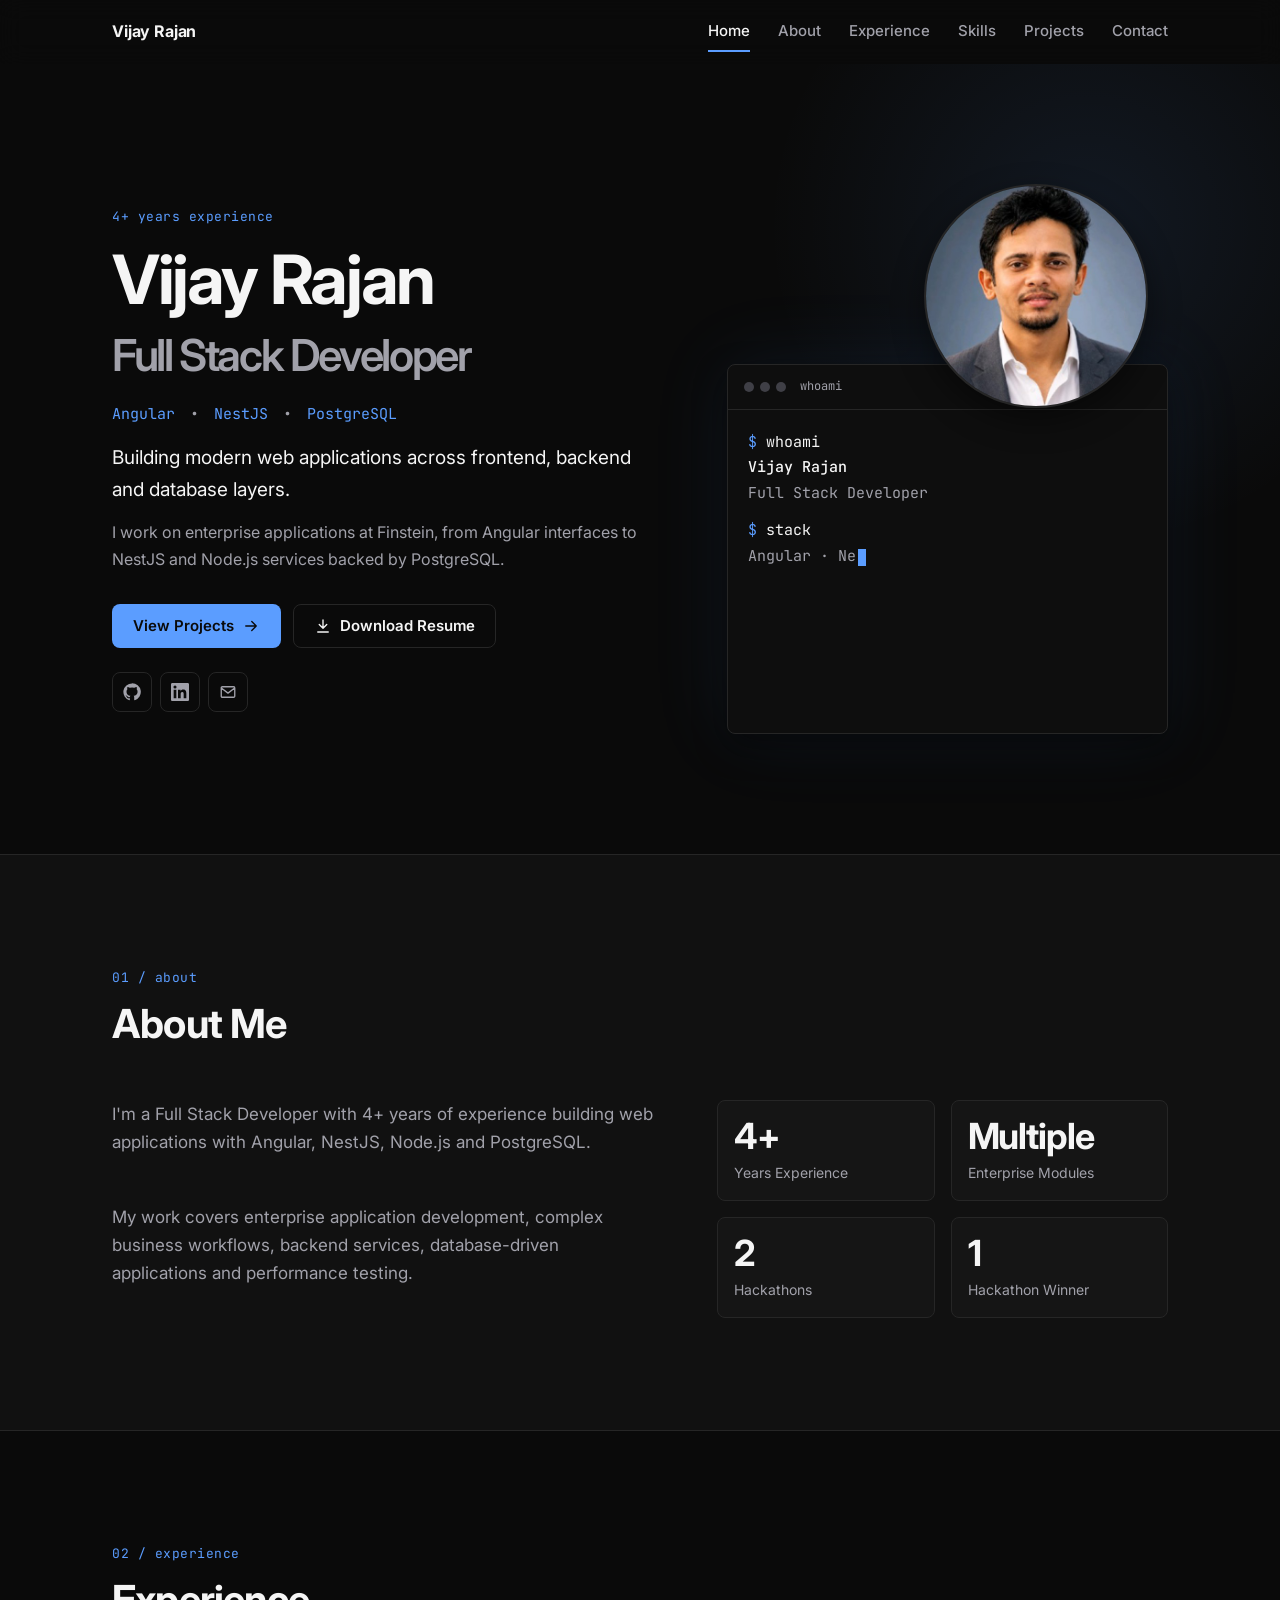
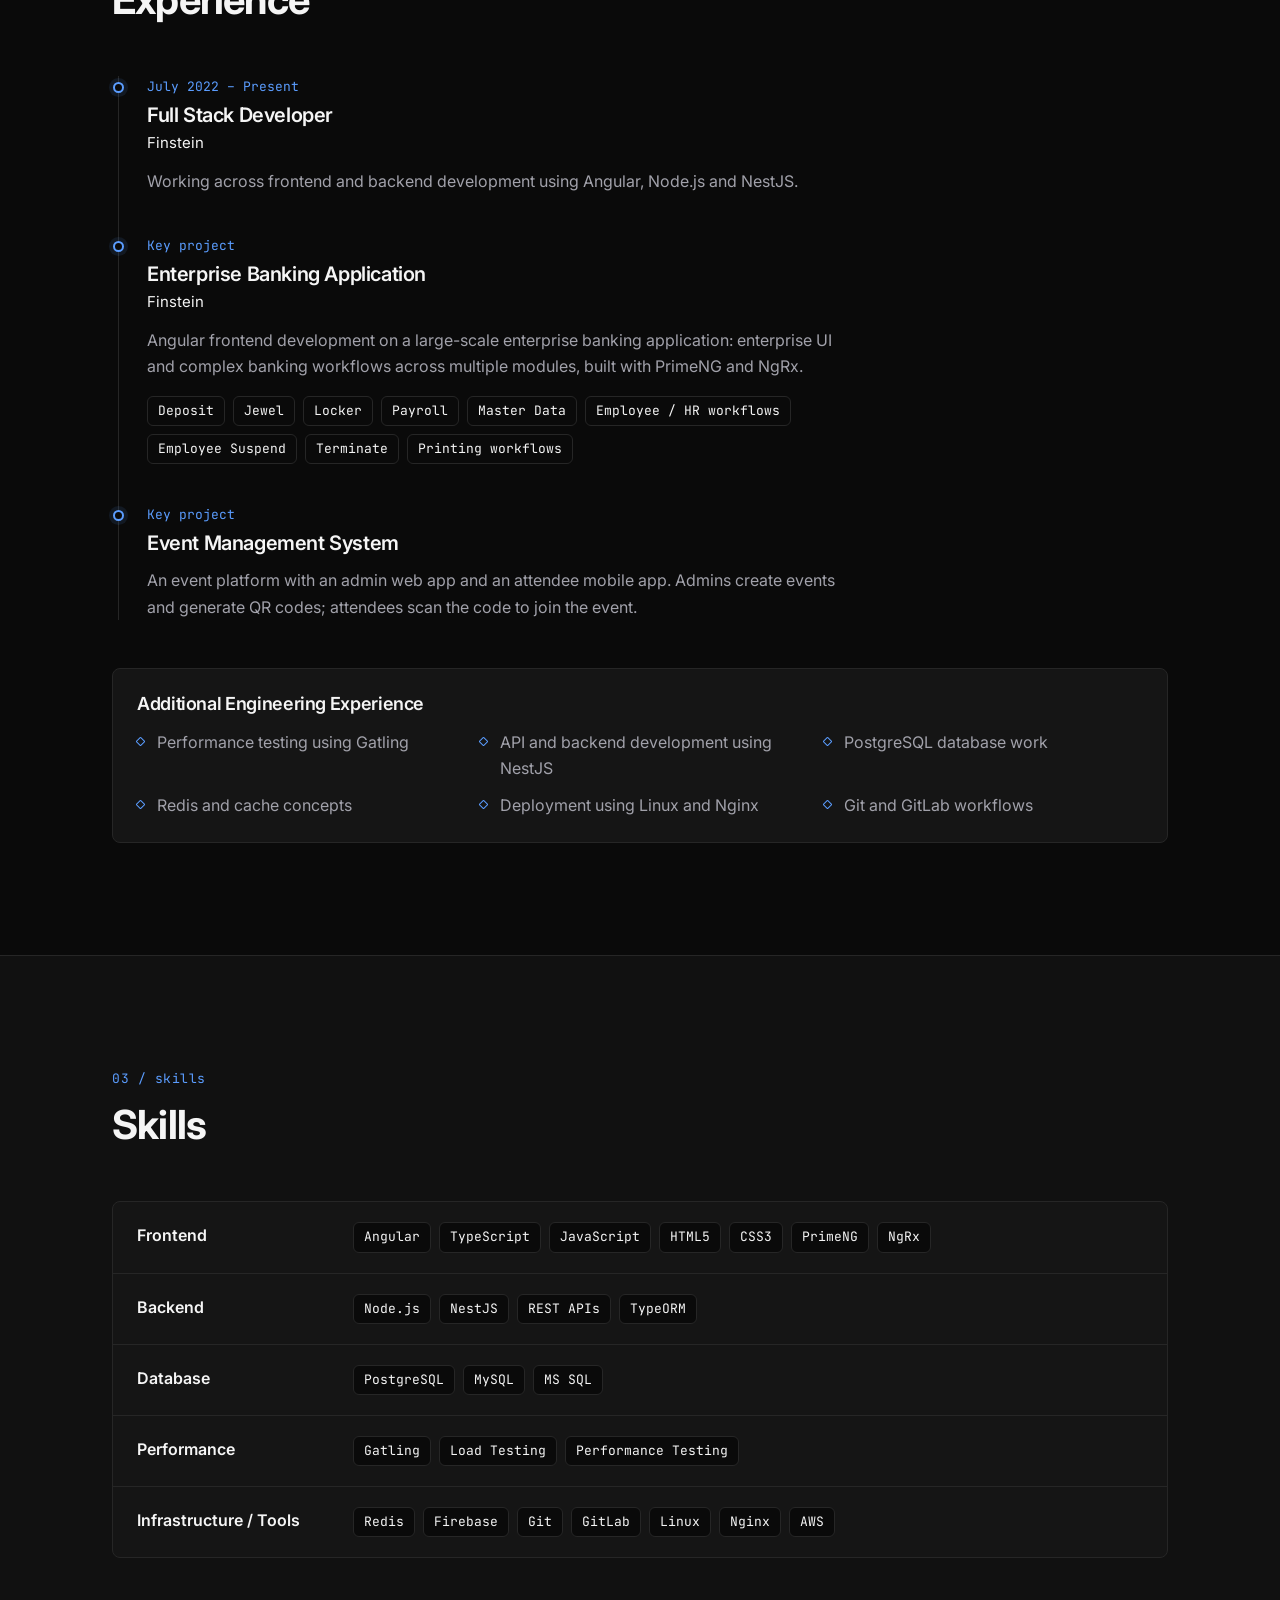
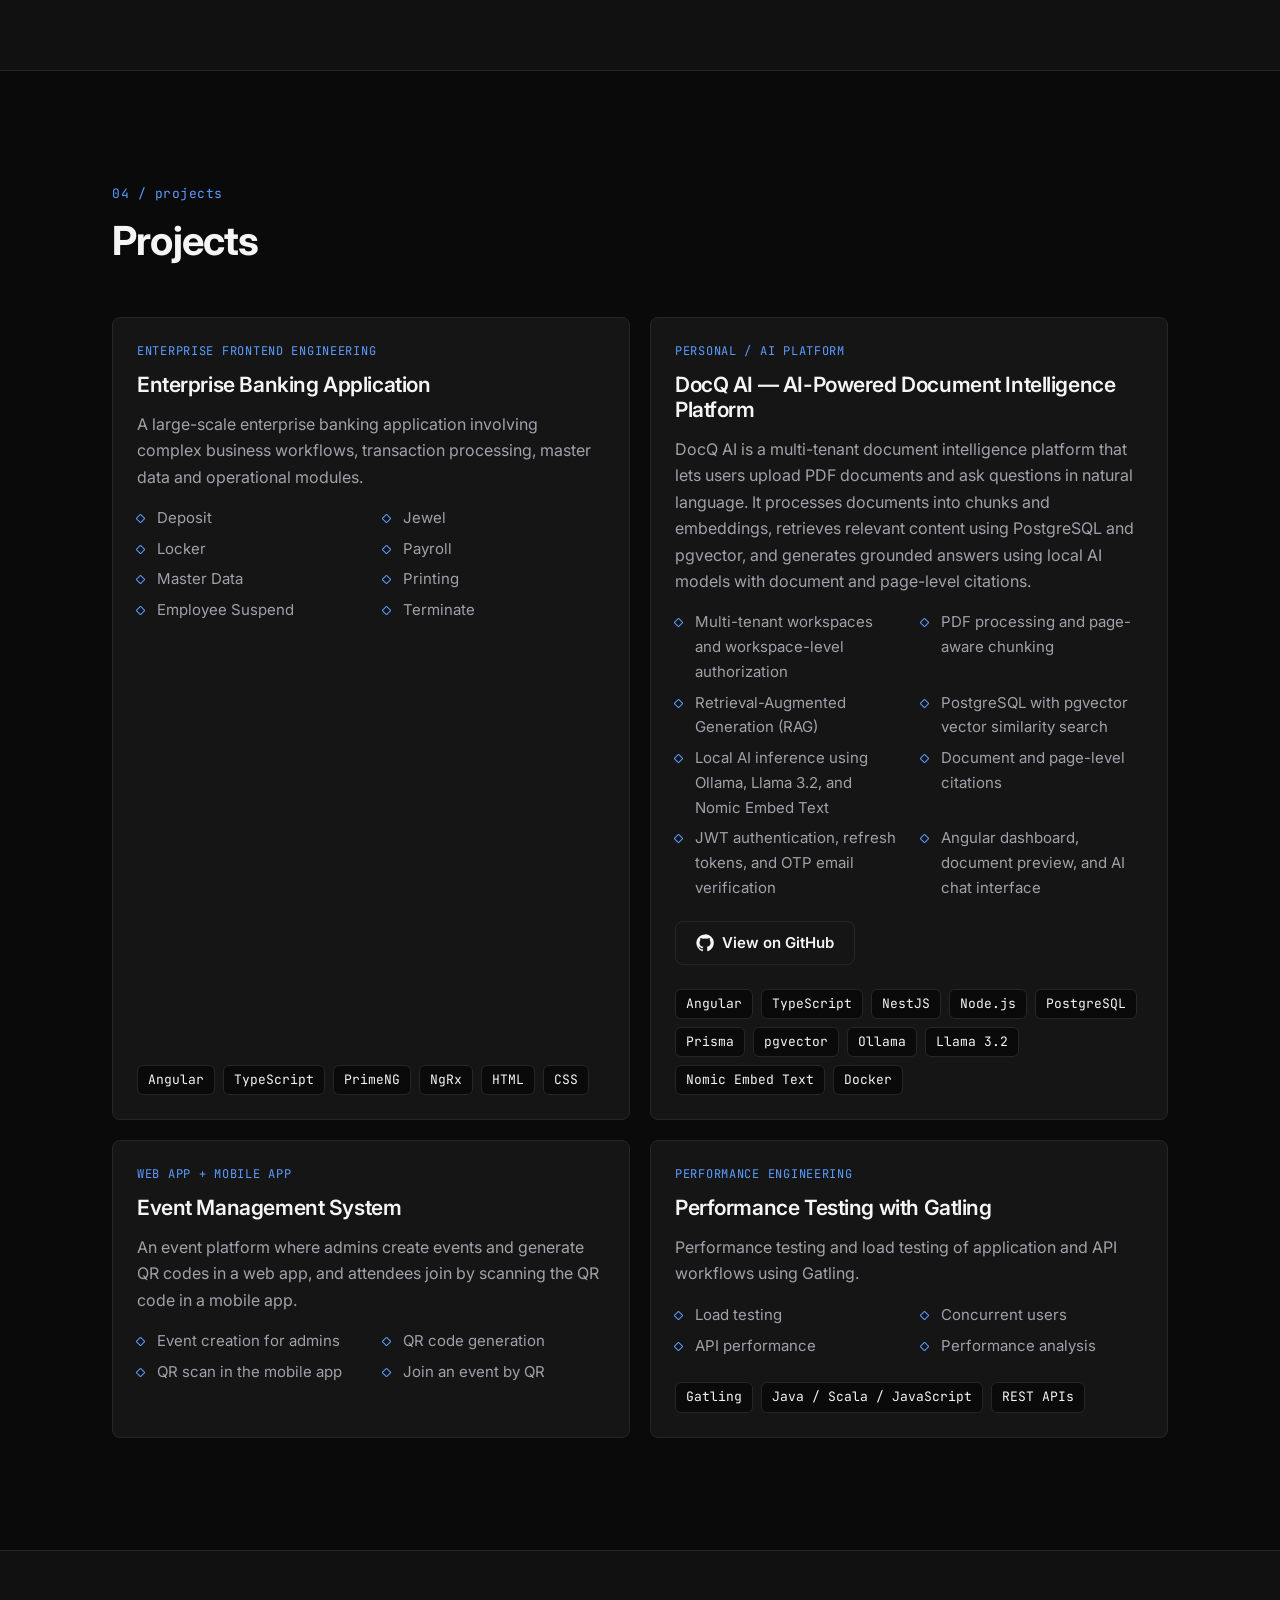
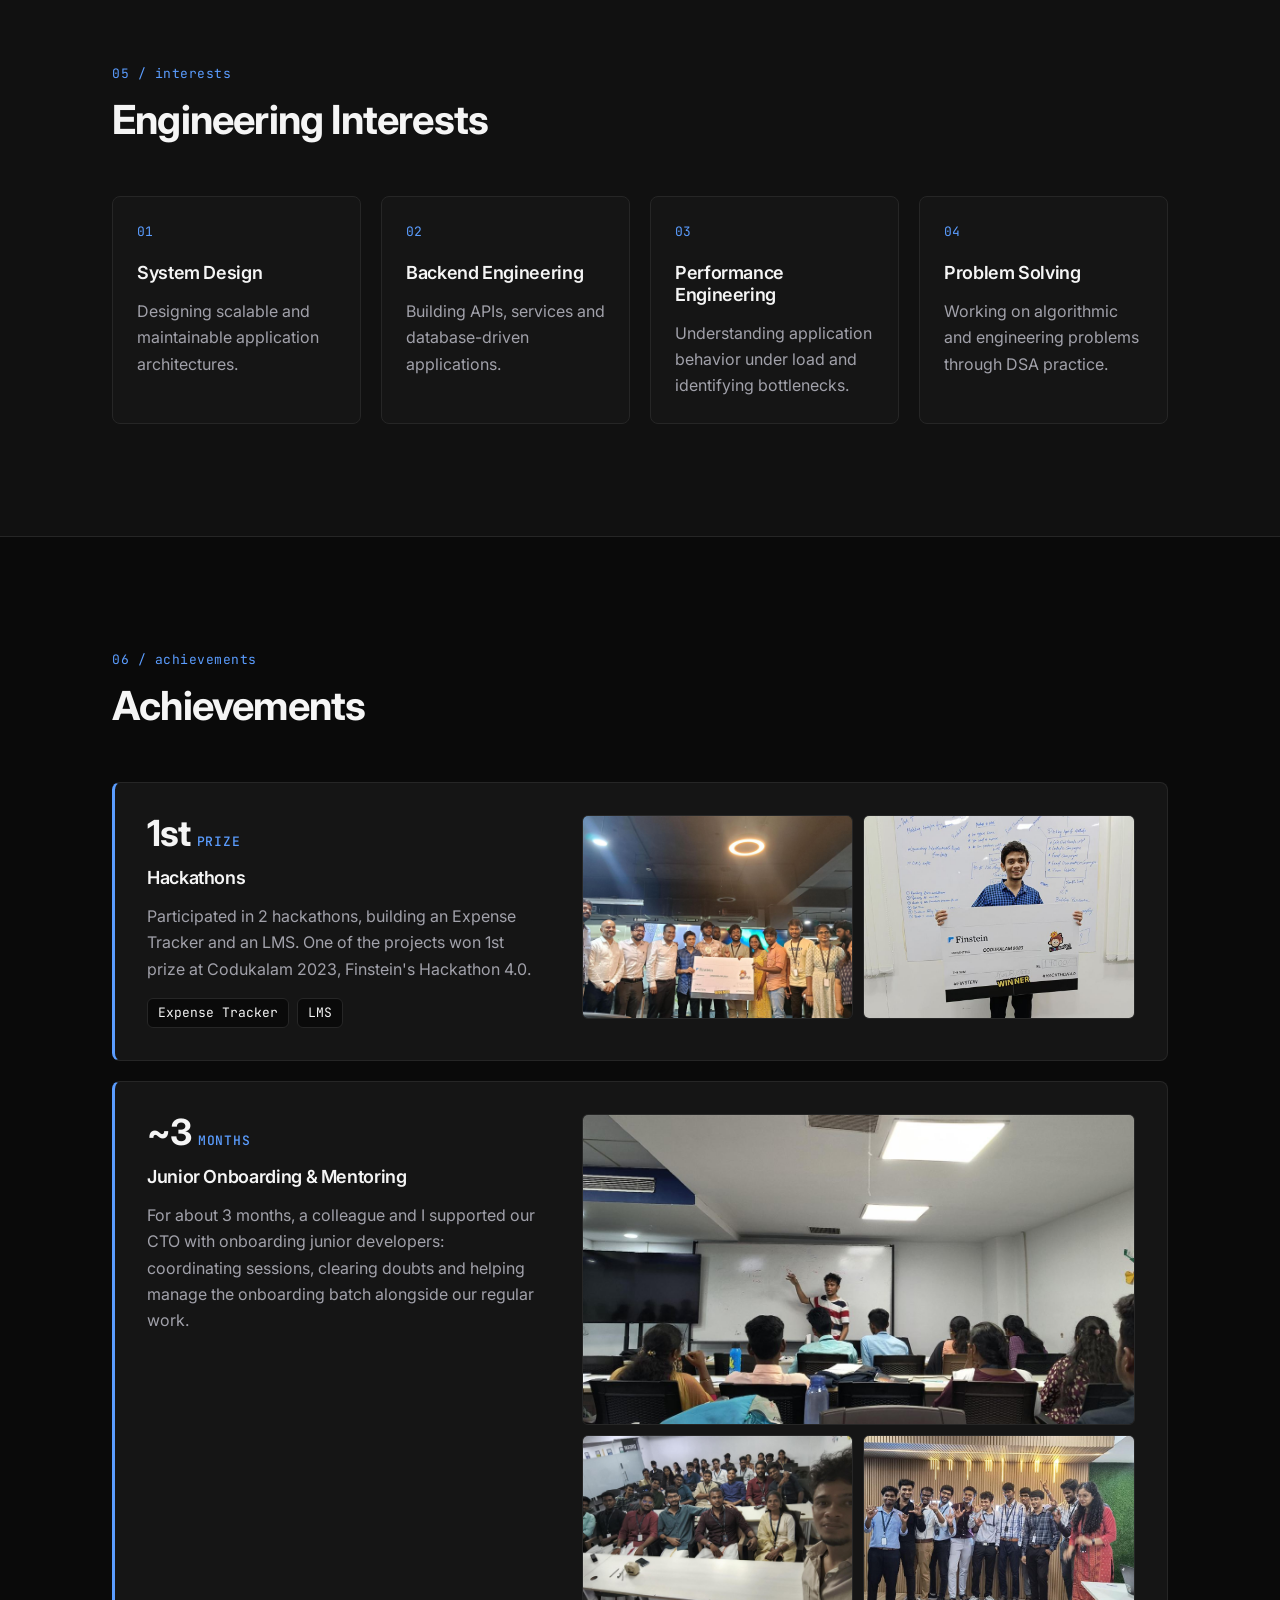
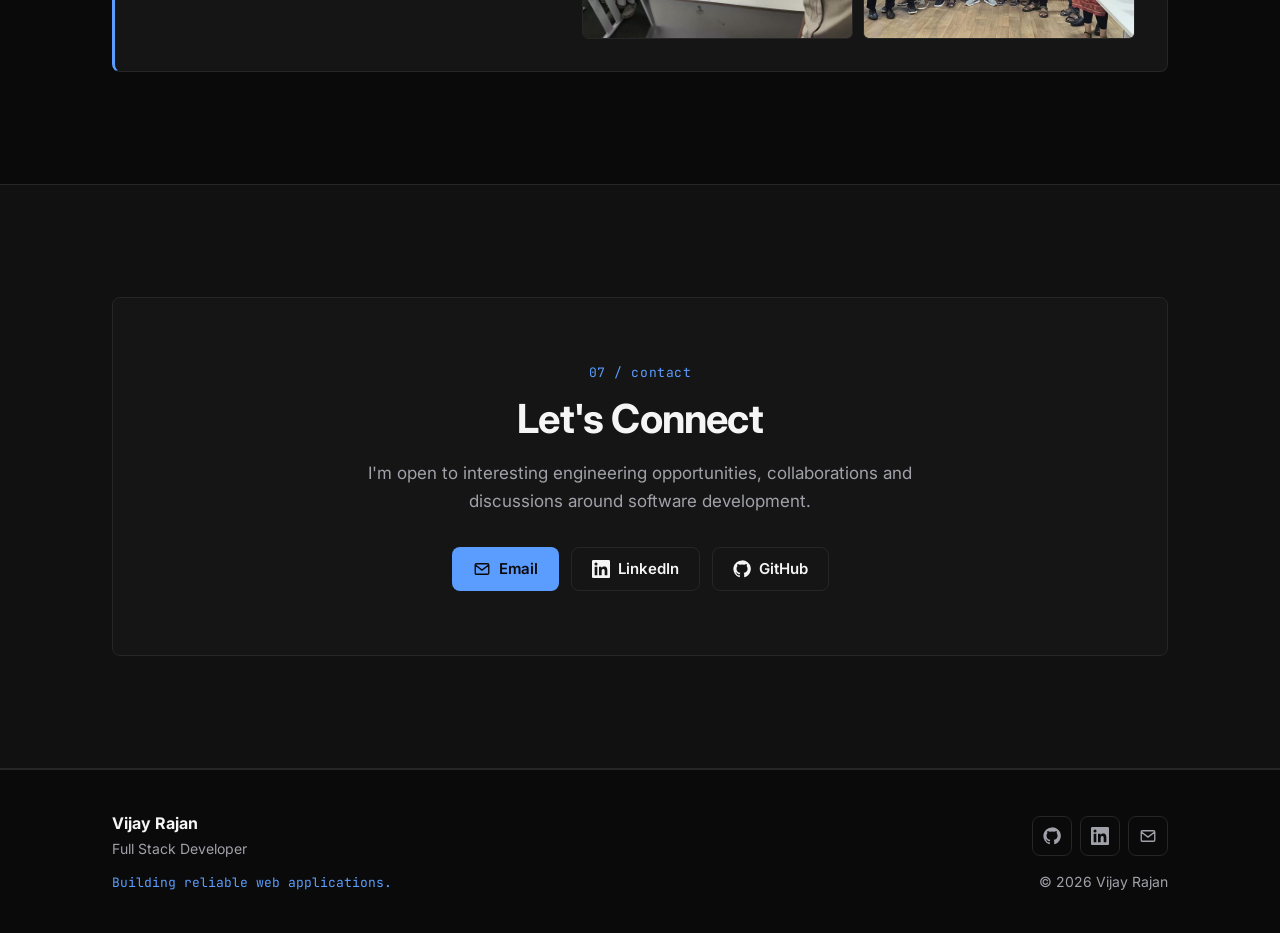
<file: index.html>
<!DOCTYPE html>
<html lang="en">
<head>
  <meta charset="UTF-8">
  <meta name="viewport" content="width=device-width, initial-scale=1.0">
  <title>Vijay Rajan | Full Stack Developer</title>
  <meta name="description" content="Portfolio of Vijay Rajan, a Full Stack Developer with 4+ years of experience working with Angular, NestJS, Node.js and PostgreSQL.">
  <meta name="author" content="Vijay Rajan">
  <meta name="theme-color" content="#0a0a0a">

  <meta property="og:type" content="website">
  <meta property="og:locale" content="en_US">
  <meta property="og:site_name" content="Vijay Rajan">
  <meta property="og:title" content="Vijay Rajan | Full Stack Developer">
  <meta property="og:description" content="Portfolio of Vijay Rajan, a Full Stack Developer with 4+ years of experience working with Angular, NestJS, Node.js and PostgreSQL.">
  <!-- Once the site is hosted, add og:url and og:image (1200x630, placed in assets/images/) here. -->

  <link rel="icon" type="image/svg+xml" href="assets/icons/favicon.svg">

  <link rel="preconnect" href="https://fonts.googleapis.com">
  <link rel="preconnect" href="https://fonts.gstatic.com" crossorigin>
  <link rel="stylesheet" href="https://fonts.googleapis.com/css2?family=Inter:wght@400;500;600;700&family=JetBrains+Mono:wght@400;500&display=swap">
  <link rel="stylesheet" href="css/style.css">
  <script src="js/script.js" defer></script>
</head>
<body>
  <a class="skip-link" href="#main">Skip to content</a>

  <!-- Icon sprite: referenced with <use href="#icon-..."> -->
  <svg class="sprite" aria-hidden="true" focusable="false">
    <symbol id="icon-github" viewBox="0 0 24 24">
      <path fill="currentColor" d="M12 .5a11.5 11.5 0 0 0-3.64 22.41c.58.1.79-.25.79-.56v-2.1c-3.2.7-3.88-1.36-3.88-1.36-.52-1.33-1.28-1.69-1.28-1.69-1.05-.71.08-.7.08-.7 1.16.08 1.77 1.19 1.77 1.19 1.03 1.77 2.7 1.26 3.36.96.1-.75.4-1.26.73-1.55-2.55-.29-5.24-1.28-5.24-5.69 0-1.26.45-2.28 1.19-3.09-.12-.29-.52-1.46.11-3.05 0 0 .97-.31 3.17 1.18a11 11 0 0 1 5.78 0c2.2-1.49 3.17-1.18 3.17-1.18.63 1.59.23 2.76.11 3.05.74.81 1.19 1.83 1.19 3.09 0 4.42-2.69 5.39-5.26 5.68.41.36.78 1.06.78 2.14v3.17c0 .31.21.67.8.56A11.5 11.5 0 0 0 12 .5Z"/>
    </symbol>
    <symbol id="icon-linkedin" viewBox="0 0 24 24">
      <path fill="currentColor" d="M20.45 20.45h-3.55v-5.57c0-1.33-.03-3.04-1.85-3.04-1.85 0-2.14 1.45-2.14 2.94v5.67H9.35V9h3.41v1.56h.05c.48-.9 1.64-1.85 3.37-1.85 3.6 0 4.27 2.37 4.27 5.46v6.28ZM5.34 7.43a2.06 2.06 0 1 1 0-4.12 2.06 2.06 0 0 1 0 4.12ZM7.12 20.45H3.56V9h3.56v11.45ZM22.22 0H1.77C.79 0 0 .77 0 1.73v20.54C0 23.23.79 24 1.77 24h20.45c.98 0 1.78-.77 1.78-1.73V1.73C24 .77 23.2 0 22.22 0Z"/>
    </symbol>
    <symbol id="icon-mail" viewBox="0 0 24 24">
      <path fill="none" stroke="currentColor" stroke-width="1.8" stroke-linecap="round" stroke-linejoin="round" d="M3 6.5A1.5 1.5 0 0 1 4.5 5h15A1.5 1.5 0 0 1 21 6.5v11a1.5 1.5 0 0 1-1.5 1.5h-15A1.5 1.5 0 0 1 3 17.5v-11Zm.5.5 8.5 6.5L20.5 7"/>
    </symbol>
    <symbol id="icon-arrow" viewBox="0 0 24 24">
      <path fill="none" stroke="currentColor" stroke-width="1.8" stroke-linecap="round" stroke-linejoin="round" d="M5 12h14m-6-6 6 6-6 6"/>
    </symbol>
    <symbol id="icon-download" viewBox="0 0 24 24">
      <path fill="none" stroke="currentColor" stroke-width="1.8" stroke-linecap="round" stroke-linejoin="round" d="M12 4v11m-5-5 5 5 5-5M5 20h14"/>
    </symbol>
    <symbol id="icon-up" viewBox="0 0 24 24">
      <path fill="none" stroke="currentColor" stroke-width="1.8" stroke-linecap="round" stroke-linejoin="round" d="M12 19V5m-6 6 6-6 6 6"/>
    </symbol>
  </svg>

  <!-- ===== Navbar ===== -->
  <header class="site-header">
    <nav class="nav container" aria-label="Primary">
      <a class="nav__brand" href="#home">Vijay Rajan</a>

      <button class="nav__toggle" type="button" aria-label="Open menu" aria-expanded="false" aria-controls="nav-menu">
        <span class="nav__toggle-bar"></span>
        <span class="nav__toggle-bar"></span>
        <span class="nav__toggle-bar"></span>
      </button>

      <ul class="nav__menu" id="nav-menu">
        <li><a class="nav__link" href="#home">Home</a></li>
        <li><a class="nav__link" href="#about">About</a></li>
        <li><a class="nav__link" href="#experience">Experience</a></li>
        <li><a class="nav__link" href="#skills">Skills</a></li>
        <li><a class="nav__link" href="#projects">Projects</a></li>
        <li><a class="nav__link" href="#contact">Contact</a></li>
      </ul>
    </nav>
  </header>

  <main id="main">
    <!-- ===== Hero ===== -->
    <section id="home" class="hero" aria-labelledby="hero-title">
      <div class="container hero__grid">
        <div class="hero__content">
          <p class="eyebrow">4+ years experience</p>
          <h1 id="hero-title" class="hero__title">
            Vijay Rajan
            <span class="hero__role">Full Stack Developer</span>
          </h1>
          <p class="hero__stack">Angular <span aria-hidden="true">&bull;</span> NestJS <span aria-hidden="true">&bull;</span> PostgreSQL</p>
          <p class="hero__lead">Building modern web applications across frontend, backend and database layers.</p>
          <p class="hero__statement">I work on enterprise applications at Finstein, from Angular interfaces to NestJS and Node.js services backed by PostgreSQL.</p>

          <div class="hero__actions">
            <a class="btn btn--primary" href="#projects">
              View Projects
              <svg class="icon" aria-hidden="true"><use href="#icon-arrow"/></svg>
            </a>
            <!-- Placeholder resume: replace assets/resume/Vijay-Rajan-Resume.pdf with the final file. -->
            <a class="btn btn--ghost" href="assets/resume/Vijay-Rajan-Resume.pdf" download>
              <svg class="icon" aria-hidden="true"><use href="#icon-download"/></svg>
              Download Resume
            </a>
          </div>

          <ul class="social" aria-label="Social links">
            <li><a class="social__link" href="https://github.com/Itsvijayhere2000" target="_blank" rel="noopener" aria-label="GitHub profile"><svg class="icon" aria-hidden="true"><use href="#icon-github"/></svg></a></li>
            <li><a class="social__link" href="https://www.linkedin.com/in/vijay-rajan-fsdev1909/" target="_blank" rel="noopener" aria-label="LinkedIn profile"><svg class="icon" aria-hidden="true"><use href="#icon-linkedin"/></svg></a></li>
            <li><a class="social__link" href="mailto:vijaykrdsm@gmail.com" aria-label="Send an email"><svg class="icon" aria-hidden="true"><use href="#icon-mail"/></svg></a></li>
          </ul>
        </div>

        <div class="hero__visual">
        <img class="hero__photo" src="assets/images/profile.jpg" alt="Portrait of Vijay Rajan" width="480" height="480">

        <div class="terminal" role="img" aria-label="Terminal window. Command: whoami. Output: Vijay Rajan, Full Stack Developer. Stack: Angular, NestJS, PostgreSQL. Focus: Enterprise Applications, Backend Development, Performance Testing, AI-Assisted Development.">
          <div class="terminal__bar" aria-hidden="true">
            <span class="terminal__dot"></span>
            <span class="terminal__dot"></span>
            <span class="terminal__dot"></span>
            <span class="terminal__title">whoami</span>
          </div>
          <div class="terminal__body" aria-hidden="true">
            <p class="terminal__line"><span class="terminal__prompt">$</span> <span data-typed>whoami</span></p>
            <p class="terminal__line terminal__line--strong"><span data-typed>Vijay Rajan</span></p>
            <p class="terminal__line terminal__line--gap"><span data-typed>Full Stack Developer</span></p>
            <p class="terminal__line"><span class="terminal__prompt">$</span> <span data-typed>stack</span></p>
            <p class="terminal__line terminal__line--gap"><span data-typed>Angular &middot; NestJS &middot; PostgreSQL</span></p>
            <p class="terminal__line"><span class="terminal__prompt">$</span> <span data-typed>focus</span></p>
            <p class="terminal__line"><span class="terminal__prompt">&gt;</span> <span data-typed>Enterprise Applications</span></p>
            <p class="terminal__line"><span class="terminal__prompt">&gt;</span> <span data-typed>Backend Development</span></p>
            <p class="terminal__line"><span class="terminal__prompt">&gt;</span> <span data-typed>Performance Testing</span></p>
            <p class="terminal__line"><span class="terminal__prompt">&gt;</span> <span data-typed>AI-Assisted Development</span><span class="terminal__cursor"></span></p>
          </div>
        </div>
        </div>
      </div>
    </section>

    <!-- ===== About ===== -->
    <section id="about" class="section section--alt" aria-labelledby="about-title">
      <div class="container">
        <header class="section__header" data-reveal>
          <p class="eyebrow">01 / about</p>
          <h2 id="about-title" class="section__title">About Me</h2>
        </header>

        <div class="about">
          <div class="about__text" data-reveal>
            <p>I'm a Full Stack Developer with 4+ years of experience building web applications with Angular, NestJS, Node.js and PostgreSQL.</p>
            <p>My work covers enterprise application development, complex business workflows, backend services, database-driven applications and performance testing.</p>
          </div>

          <dl class="stats">
            <div class="stat" data-reveal>
              <dt class="stat__label">Years Experience</dt>
              <dd class="stat__value">4+</dd>
            </div>
            <div class="stat" data-reveal>
              <dt class="stat__label">Enterprise Modules</dt>
              <dd class="stat__value">Multiple</dd>
            </div>
            <div class="stat" data-reveal>
              <dt class="stat__label">Hackathons</dt>
              <dd class="stat__value">2</dd>
            </div>
            <div class="stat" data-reveal>
              <dt class="stat__label">Hackathon Winner</dt>
              <dd class="stat__value">1</dd>
            </div>
          </dl>
        </div>
      </div>
    </section>

    <!-- ===== Experience ===== -->
    <section id="experience" class="section" aria-labelledby="experience-title">
      <div class="container">
        <header class="section__header" data-reveal>
          <p class="eyebrow">02 / experience</p>
          <h2 id="experience-title" class="section__title">Experience</h2>
        </header>

        <ol class="timeline">
          <li class="timeline__item" data-reveal>
            <p class="timeline__meta">July 2022 &ndash; Present</p>
            <h3 class="timeline__title">Full Stack Developer</h3>
            <p class="timeline__company">Finstein</p>
            <p>Working across frontend and backend development using Angular, Node.js and NestJS.</p>
          </li>

          <li class="timeline__item" data-reveal>
            <p class="timeline__meta">Key project</p>
            <h3 class="timeline__title">Enterprise Banking Application</h3>
            <p class="timeline__company">Finstein</p>
            <p>Angular frontend development on a large-scale enterprise banking application: enterprise UI and complex banking workflows across multiple modules, built with PrimeNG and NgRx.</p>
            <ul class="tags" aria-label="Banking modules and workflows">
              <li class="tag">Deposit</li>
              <li class="tag">Jewel</li>
              <li class="tag">Locker</li>
              <li class="tag">Payroll</li>
              <li class="tag">Master Data</li>
              <li class="tag">Employee / HR workflows</li>
              <li class="tag">Employee Suspend</li>
              <li class="tag">Terminate</li>
              <li class="tag">Printing workflows</li>
            </ul>
          </li>

          <li class="timeline__item" data-reveal>
            <p class="timeline__meta">Key project</p>
            <h3 class="timeline__title">Event Management System</h3>
            <p>An event platform with an admin web app and an attendee mobile app. Admins create events and generate QR codes; attendees scan the code to join the event.</p>
          </li>
        </ol>

        <div class="card extra" data-reveal>
          <h3 class="card__title">Additional Engineering Experience</h3>
          <ul class="checklist">
            <li>Performance testing using Gatling</li>
            <li>API and backend development using NestJS</li>
            <li>PostgreSQL database work</li>
            <li>Redis and cache concepts</li>
            <li>Deployment using Linux and Nginx</li>
            <li>Git and GitLab workflows</li>
          </ul>
        </div>
      </div>
    </section>

    <!-- ===== Skills ===== -->
    <section id="skills" class="section section--alt" aria-labelledby="skills-title">
      <div class="container">
        <header class="section__header" data-reveal>
          <p class="eyebrow">03 / skills</p>
          <h2 id="skills-title" class="section__title">Skills</h2>
        </header>

        <div class="skills">
          <div class="skills__row" data-reveal>
            <h3 class="skills__label">Frontend</h3>
            <ul class="tags">
              <li class="tag">Angular</li>
              <li class="tag">TypeScript</li>
              <li class="tag">JavaScript</li>
              <li class="tag">HTML5</li>
              <li class="tag">CSS3</li>
              <li class="tag">PrimeNG</li>
              <li class="tag">NgRx</li>
            </ul>
          </div>

          <div class="skills__row" data-reveal>
            <h3 class="skills__label">Backend</h3>
            <ul class="tags">
              <li class="tag">Node.js</li>
              <li class="tag">NestJS</li>
              <li class="tag">REST APIs</li>
              <li class="tag">TypeORM</li>
            </ul>
          </div>

          <div class="skills__row" data-reveal>
            <h3 class="skills__label">Database</h3>
            <ul class="tags">
              <li class="tag">PostgreSQL</li>
              <li class="tag">MySQL</li>
              <li class="tag">MS SQL</li>
            </ul>
          </div>

          <div class="skills__row" data-reveal>
            <h3 class="skills__label">Performance</h3>
            <ul class="tags">
              <li class="tag">Gatling</li>
              <li class="tag">Load Testing</li>
              <li class="tag">Performance Testing</li>
            </ul>
          </div>

          <div class="skills__row" data-reveal>
            <h3 class="skills__label">Infrastructure / Tools</h3>
            <ul class="tags">
              <li class="tag">Redis</li>
              <li class="tag">Firebase</li>
              <li class="tag">Git</li>
              <li class="tag">GitLab</li>
              <li class="tag">Linux</li>
              <li class="tag">Nginx</li>
              <li class="tag">AWS</li>
            </ul>
          </div>
        </div>
      </div>
    </section>

    <!-- ===== Projects ===== -->
    <section id="projects" class="section" aria-labelledby="projects-title">
      <div class="container">
        <header class="section__header" data-reveal>
          <p class="eyebrow">04 / projects</p>
          <h2 id="projects-title" class="section__title">Projects</h2>
        </header>

        <div class="grid grid--2">
          <article class="card project" data-reveal>
            <p class="project__highlight">Enterprise frontend engineering</p>
            <h3 class="card__title">Enterprise Banking Application</h3>
            <p>A large-scale enterprise banking application involving complex business workflows, transaction processing, master data and operational modules.</p>
            <ul class="checklist checklist--compact">
              <li>Deposit</li>
              <li>Jewel</li>
              <li>Locker</li>
              <li>Payroll</li>
              <li>Master Data</li>
              <li>Printing</li>
              <li>Employee Suspend</li>
              <li>Terminate</li>
            </ul>
            <ul class="tags project__tech" aria-label="Technologies">
              <li class="tag">Angular</li>
              <li class="tag">TypeScript</li>
              <li class="tag">PrimeNG</li>
              <li class="tag">NgRx</li>
              <li class="tag">HTML</li>
              <li class="tag">CSS</li>
            </ul>
          </article>

          <article class="card project" data-reveal>
            <p class="project__highlight">Personal / AI platform</p>
            <h3 class="card__title">DocQ AI — AI-Powered Document Intelligence Platform</h3>
            <p>DocQ AI is a multi-tenant document intelligence platform that lets users upload PDF documents and ask questions in natural language. It processes documents into chunks and embeddings, retrieves relevant content using PostgreSQL and pgvector, and generates grounded answers using local AI models with document and page-level citations.</p>
            <ul class="checklist checklist--compact">
              <li>Multi-tenant workspaces and workspace-level authorization</li>
              <li>PDF processing and page-aware chunking</li>
              <li>Retrieval-Augmented Generation (RAG)</li>
              <li>PostgreSQL with pgvector vector similarity search</li>
              <li>Local AI inference using Ollama, Llama 3.2, and Nomic Embed Text</li>
              <li>Document and page-level citations</li>
              <li>JWT authentication, refresh tokens, and OTP email verification</li>
              <li>Angular dashboard, document preview, and AI chat interface</li>
            </ul>
            <a class="btn btn--ghost project__link" href="https://github.com/Itsvijayhere2000/Docq-ai" target="_blank" rel="noopener">
              <svg class="icon" aria-hidden="true"><use href="#icon-github"/></svg>
              View on GitHub
            </a>
            <ul class="tags project__tech" aria-label="Technologies">
              <li class="tag">Angular</li>
              <li class="tag">TypeScript</li>
              <li class="tag">NestJS</li>
              <li class="tag">Node.js</li>
              <li class="tag">PostgreSQL</li>
              <li class="tag">Prisma</li>
              <li class="tag">pgvector</li>
              <li class="tag">Ollama</li>
              <li class="tag">Llama 3.2</li>
              <li class="tag">Nomic Embed Text</li>
              <li class="tag">Docker</li>
            </ul>
          </article>

          <article class="card project" data-reveal>
            <p class="project__highlight">Web app + mobile app</p>
            <h3 class="card__title">Event Management System</h3>
            <p>An event platform where admins create events and generate QR codes in a web app, and attendees join by scanning the QR code in a mobile app.</p>
            <ul class="checklist checklist--compact">
              <li>Event creation for admins</li>
              <li>QR code generation</li>
              <li>QR scan in the mobile app</li>
              <li>Join an event by QR</li>
            </ul>
            <!-- [ADD TECH STACK] Add a <ul class="tags project__tech"> list here once the stack is confirmed. -->
          </article>

          <article class="card project" data-reveal>
            <p class="project__highlight">Performance engineering</p>
            <h3 class="card__title">Performance Testing with Gatling</h3>
            <p>Performance testing and load testing of application and API workflows using Gatling.</p>
            <ul class="checklist checklist--compact">
              <li>Load testing</li>
              <li>Concurrent users</li>
              <li>API performance</li>
              <li>Performance analysis</li>
            </ul>
            <ul class="tags project__tech" aria-label="Technologies">
              <li class="tag">Gatling</li>
              <li class="tag">Java / Scala / JavaScript</li>
              <li class="tag">REST APIs</li>
            </ul>
          </article>

        </div>
      </div>
    </section>

    <!-- ===== Engineering Interests ===== -->
    <section id="interests" class="section section--alt" aria-labelledby="interests-title">
      <div class="container">
        <header class="section__header" data-reveal>
          <p class="eyebrow">05 / interests</p>
          <h2 id="interests-title" class="section__title">Engineering Interests</h2>
        </header>

        <div class="grid grid--4">
          <article class="card focus" data-reveal>
            <p class="focus__index" aria-hidden="true">01</p>
            <h3 class="card__title">System Design</h3>
            <p>Designing scalable and maintainable application architectures.</p>
          </article>
          <article class="card focus" data-reveal>
            <p class="focus__index" aria-hidden="true">02</p>
            <h3 class="card__title">Backend Engineering</h3>
            <p>Building APIs, services and database-driven applications.</p>
          </article>
          <article class="card focus" data-reveal>
            <p class="focus__index" aria-hidden="true">03</p>
            <h3 class="card__title">Performance Engineering</h3>
            <p>Understanding application behavior under load and identifying bottlenecks.</p>
          </article>
          <article class="card focus" data-reveal>
            <p class="focus__index" aria-hidden="true">04</p>
            <h3 class="card__title">Problem Solving</h3>
            <p>Working on algorithmic and engineering problems through DSA practice.</p>
          </article>
        </div>
      </div>
    </section>

    <!-- ===== Achievements ===== -->
    <section id="achievements" class="section" aria-labelledby="achievements-title">
      <div class="container">
        <header class="section__header" data-reveal>
          <p class="eyebrow">06 / achievements</p>
          <h2 id="achievements-title" class="section__title">Achievements</h2>
        </header>

        <div class="grid">
          <article class="achievement" data-reveal>
            <div>
              <p class="achievement__figure">1st <span>Prize</span></p>
              <h3 class="card__title">Hackathons</h3>
              <p>Participated in 2 hackathons, building an Expense Tracker and an LMS. One of the projects won 1st prize at Codukalam 2023, Finstein's Hackathon 4.0.</p>
              <ul class="tags">
                <li class="tag">Expense Tracker</li>
                <li class="tag">LMS</li>
              </ul>
            </div>
            <div class="gallery">
              <img class="gallery__item" src="assets/images/hackathon-team.jpg" alt="Winning team holding the Codukalam 2023 winner cheque at Finstein" width="1200" height="900" loading="lazy">
              <img class="gallery__item gallery__item--top" src="assets/images/hackathon-winner.jpg" alt="Holding the Codukalam 2023 winner cheque" width="900" height="1200" loading="lazy">
            </div>
          </article>

          <article class="achievement" data-reveal>
            <div>
              <p class="achievement__figure">~3 <span>Months</span></p>
              <h3 class="card__title">Junior Onboarding &amp; Mentoring</h3>
              <p>For about 3 months, a colleague and I supported our CTO with onboarding junior developers: coordinating sessions, clearing doubts and helping manage the onboarding batch alongside our regular work.</p>
            </div>
            <div class="gallery">
              <img class="gallery__item gallery__item--wide" src="assets/images/onboarding-session.jpg" alt="Explaining a topic at the whiteboard to a room of junior developers" width="1200" height="675" loading="lazy">
              <img class="gallery__item" src="assets/images/onboarding-group.jpg" alt="Group selfie with the onboarding batch in the training room" width="1200" height="900" loading="lazy">
              <img class="gallery__item" src="assets/images/onboarding-team.jpg" alt="Group photo with junior developers at the office" width="1200" height="540" loading="lazy">
            </div>
          </article>
        </div>
      </div>
    </section>

    <!-- ===== Contact ===== -->
    <section id="contact" class="section section--alt" aria-labelledby="contact-title">
      <div class="container">
        <div class="contact" data-reveal>
          <p class="eyebrow">07 / contact</p>
          <h2 id="contact-title" class="section__title">Let's Connect</h2>
          <p class="contact__text">I'm open to interesting engineering opportunities, collaborations and discussions around software development.</p>
          <div class="contact__actions">
            <a class="btn btn--primary" href="mailto:vijaykrdsm@gmail.com">
              <svg class="icon" aria-hidden="true"><use href="#icon-mail"/></svg>
              Email
            </a>
            <a class="btn btn--ghost" href="https://www.linkedin.com/in/vijay-rajan-fsdev1909/" target="_blank" rel="noopener">
              <svg class="icon" aria-hidden="true"><use href="#icon-linkedin"/></svg>
              LinkedIn
            </a>
            <a class="btn btn--ghost" href="https://github.com/Itsvijayhere2000" target="_blank" rel="noopener">
              <svg class="icon" aria-hidden="true"><use href="#icon-github"/></svg>
              GitHub
            </a>
          </div>
        </div>
      </div>
    </section>
  </main>

  <!-- ===== Footer ===== -->
  <footer class="site-footer">
    <div class="container site-footer__inner">
      <div>
        <p class="site-footer__name">Vijay Rajan</p>
        <p class="site-footer__role">Full Stack Developer</p>
        <p class="site-footer__motto">Building reliable web applications.</p>
      </div>

      <div class="site-footer__meta">
        <ul class="social" aria-label="Social links">
          <li><a class="social__link" href="https://github.com/Itsvijayhere2000" target="_blank" rel="noopener" aria-label="GitHub profile"><svg class="icon" aria-hidden="true"><use href="#icon-github"/></svg></a></li>
          <li><a class="social__link" href="https://www.linkedin.com/in/vijay-rajan-fsdev1909/" target="_blank" rel="noopener" aria-label="LinkedIn profile"><svg class="icon" aria-hidden="true"><use href="#icon-linkedin"/></svg></a></li>
          <li><a class="social__link" href="mailto:vijaykrdsm@gmail.com" aria-label="Send an email"><svg class="icon" aria-hidden="true"><use href="#icon-mail"/></svg></a></li>
        </ul>
        <p class="site-footer__copy">&copy; <span id="year">2026</span> Vijay Rajan</p>
      </div>
    </div>
  </footer>

  <a class="back-to-top" href="#home" aria-label="Back to top">
    <svg class="icon" aria-hidden="true"><use href="#icon-up"/></svg>
  </a>
</body>
</html>
</file>
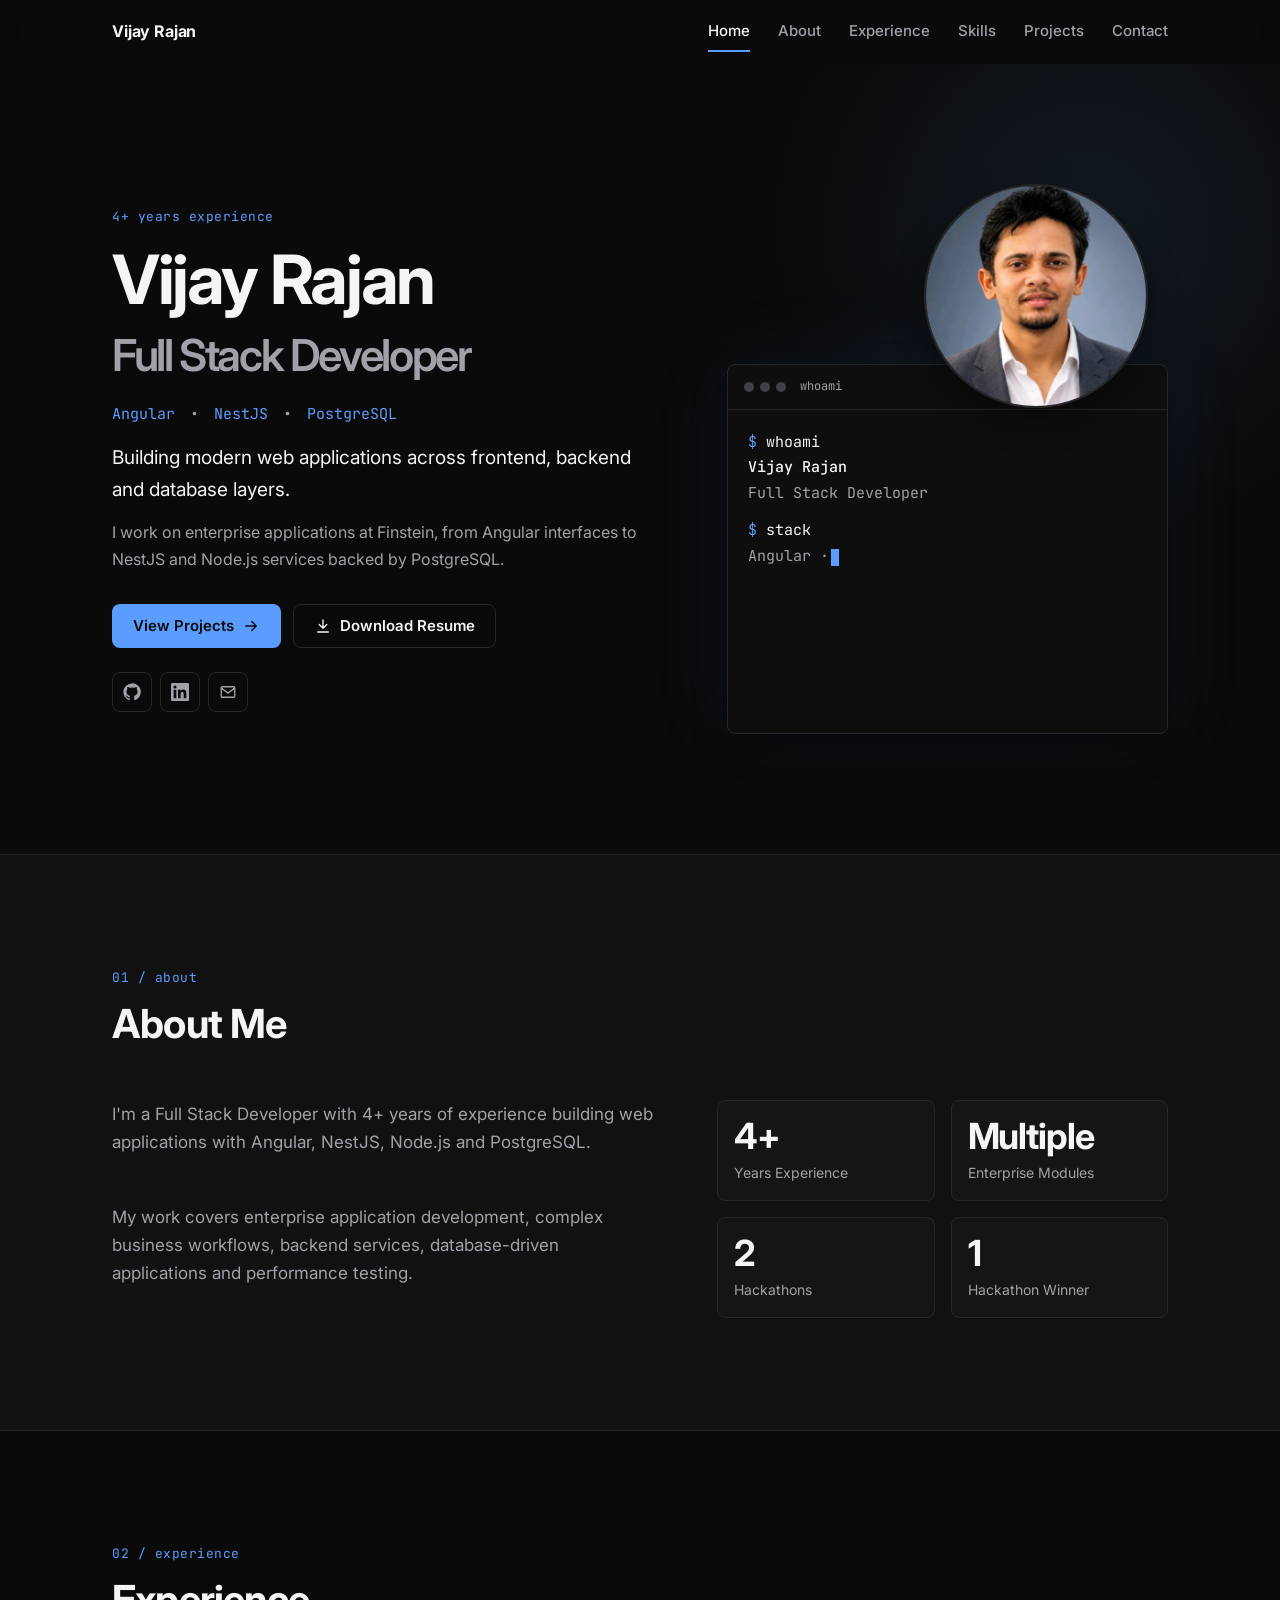
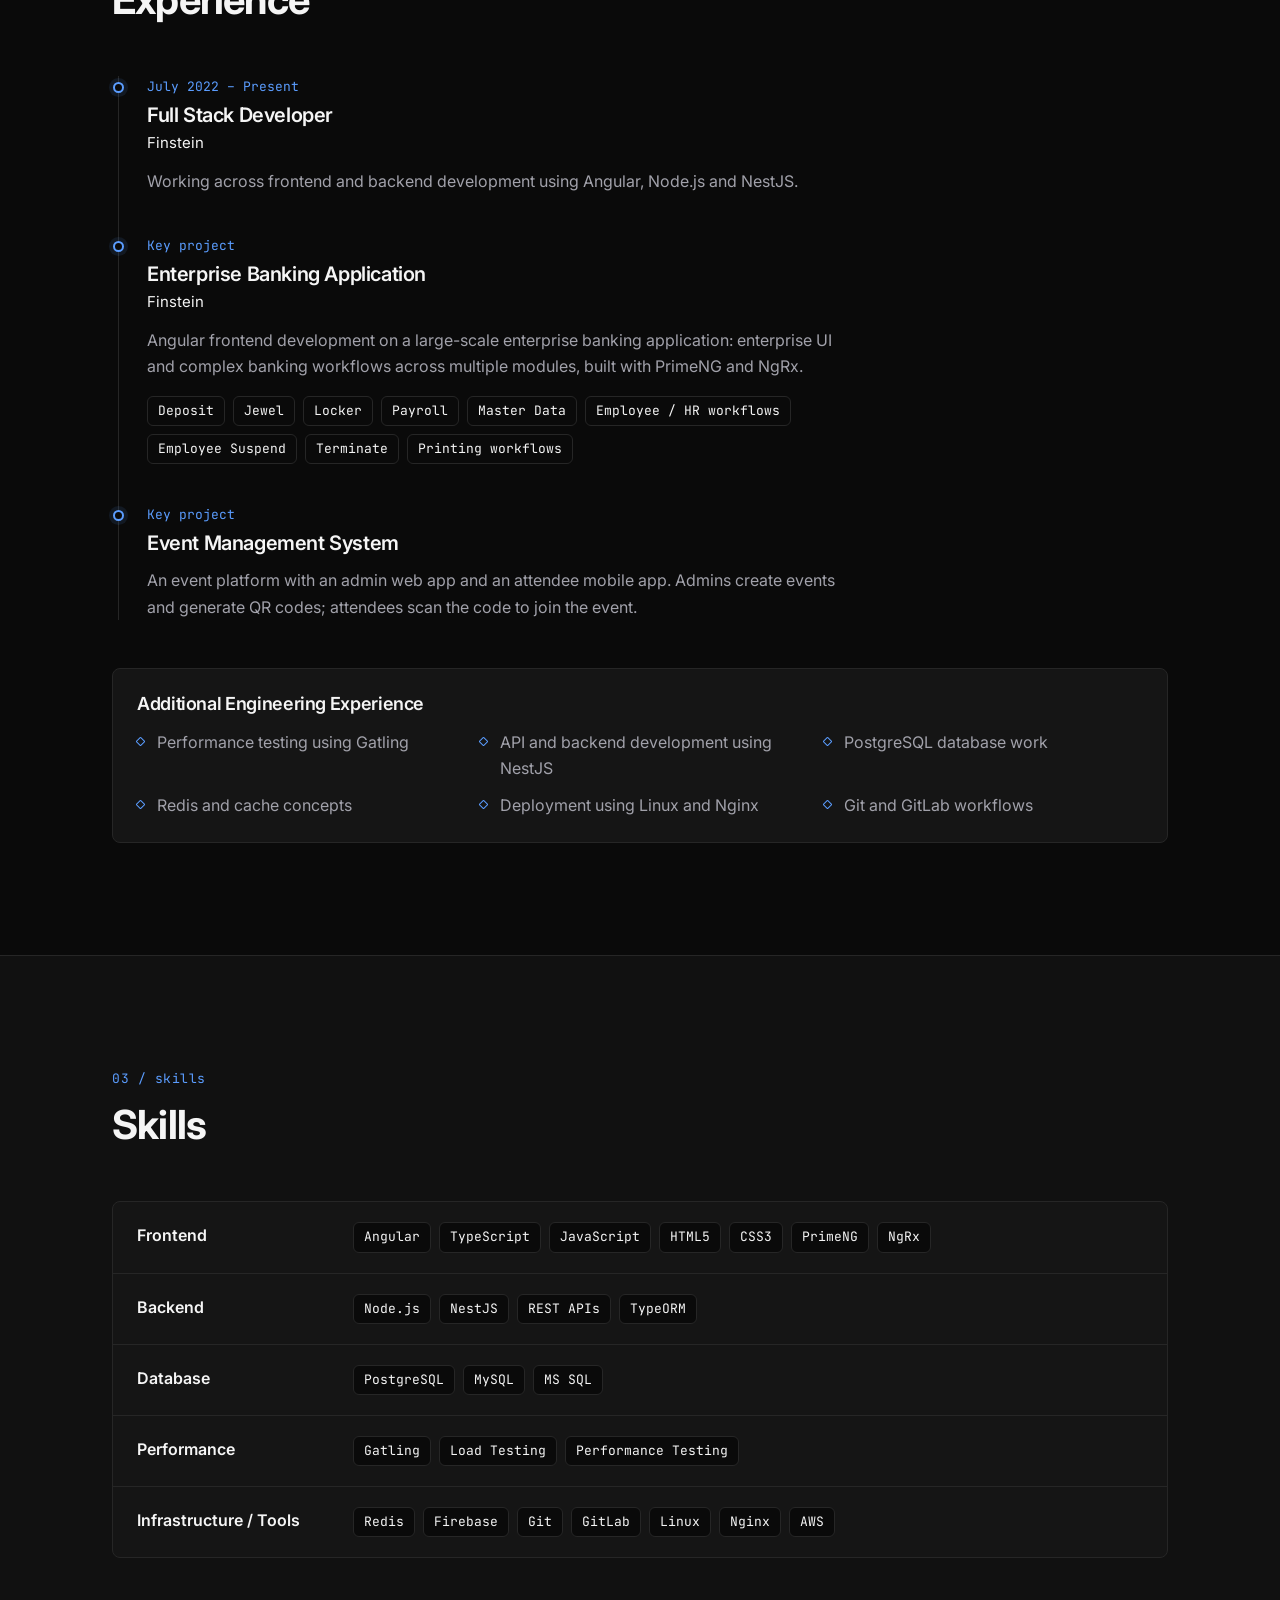
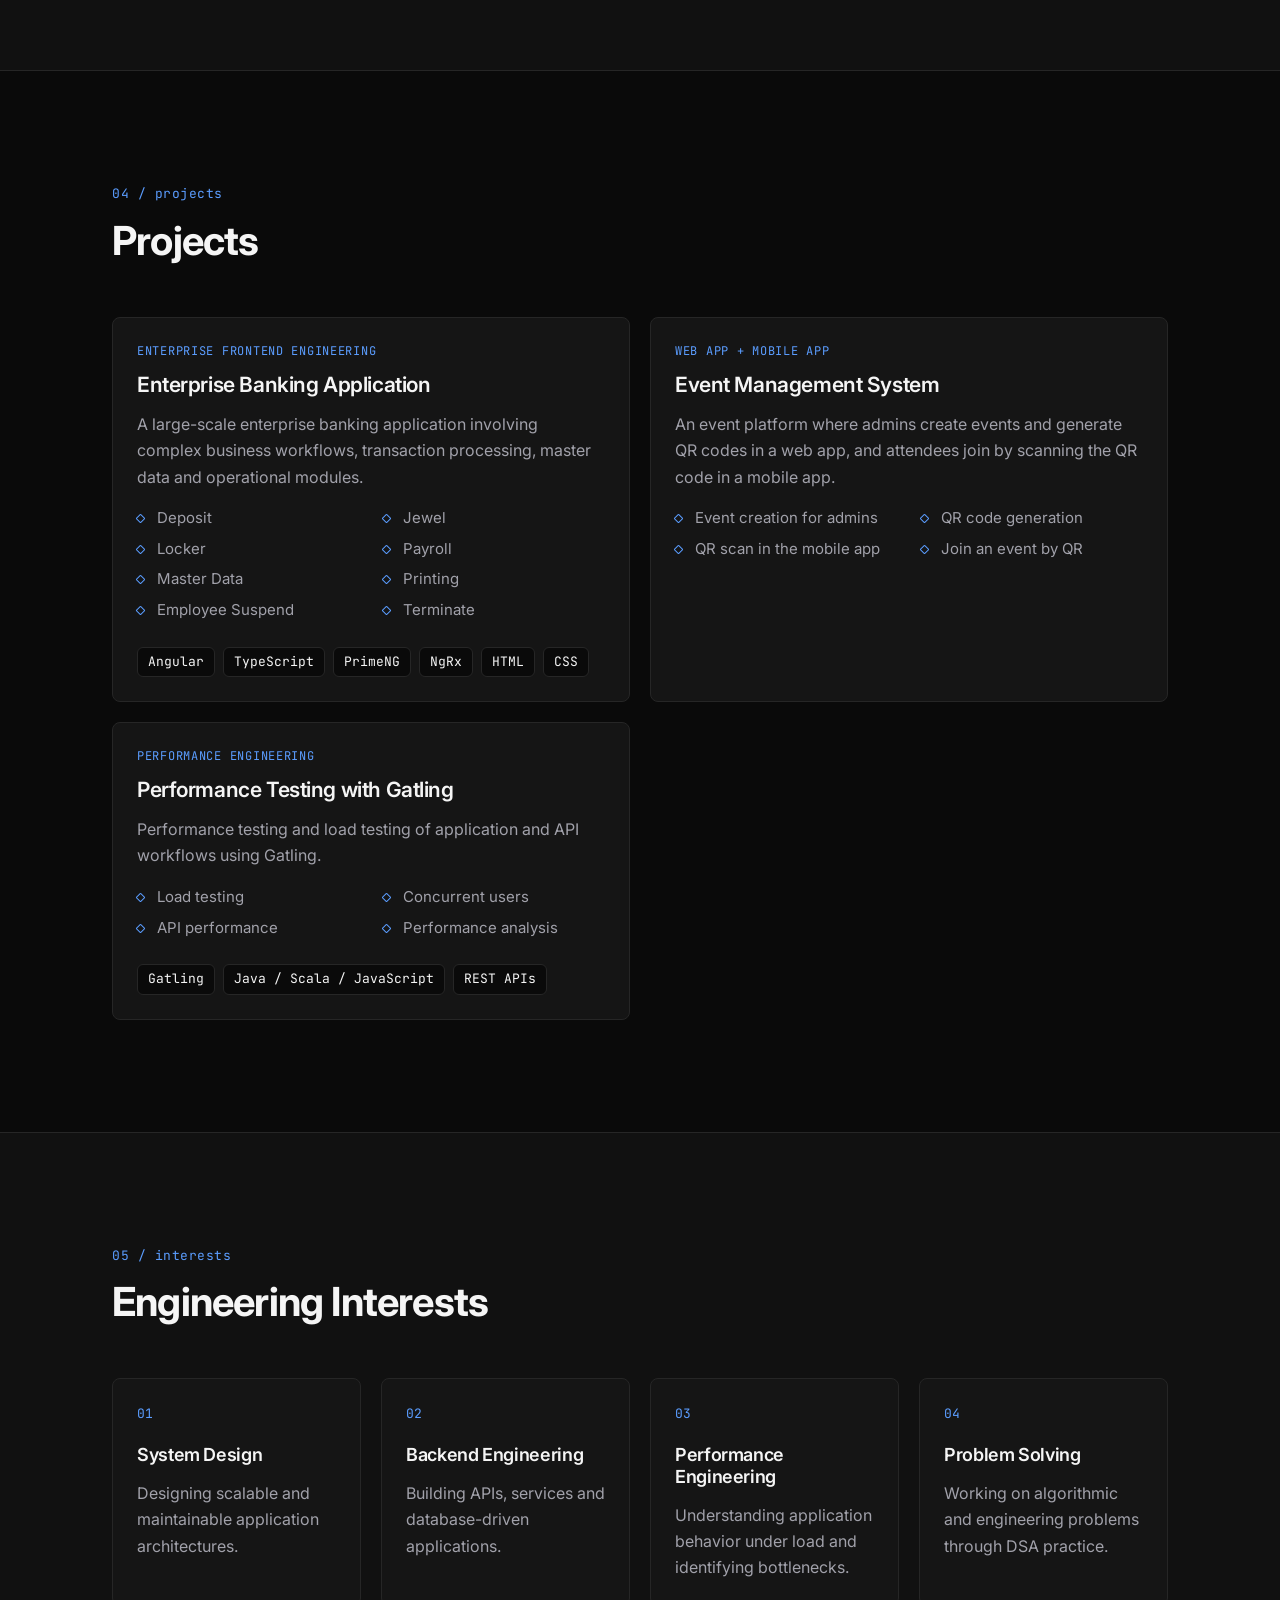
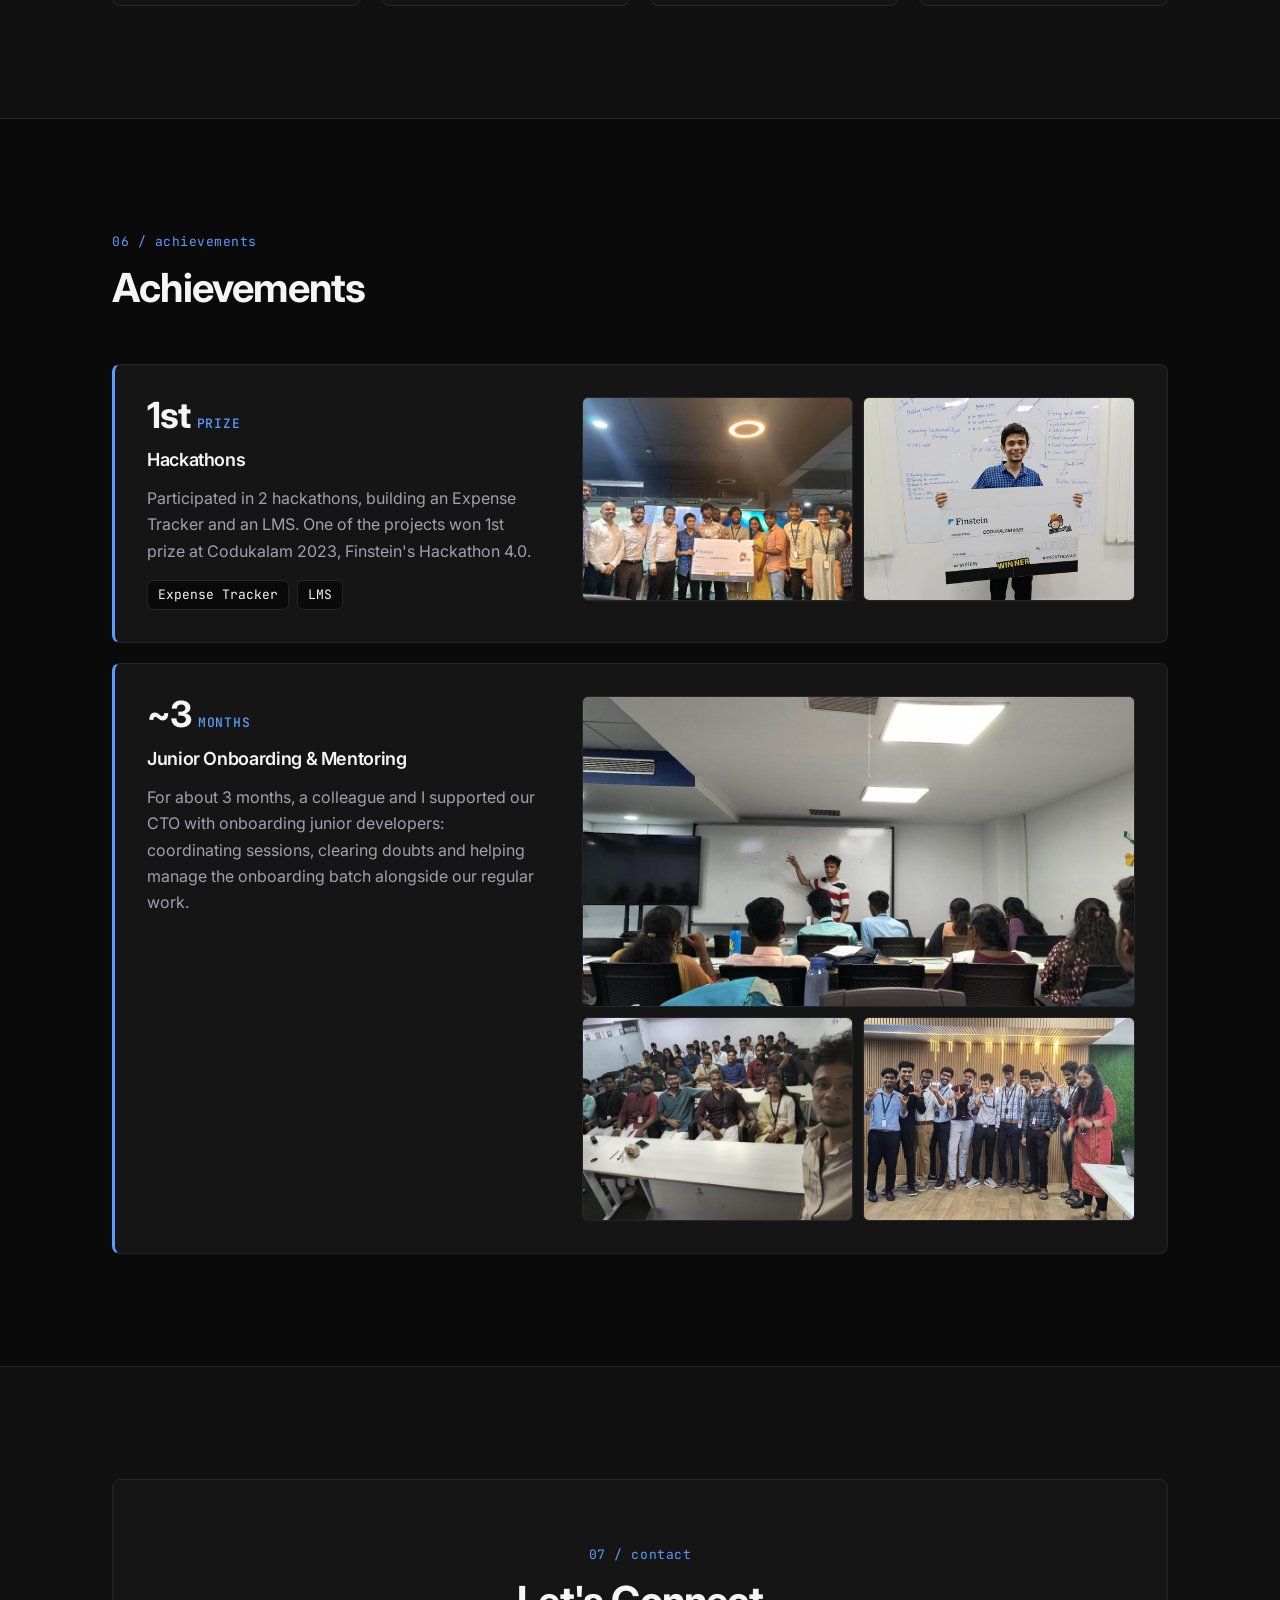
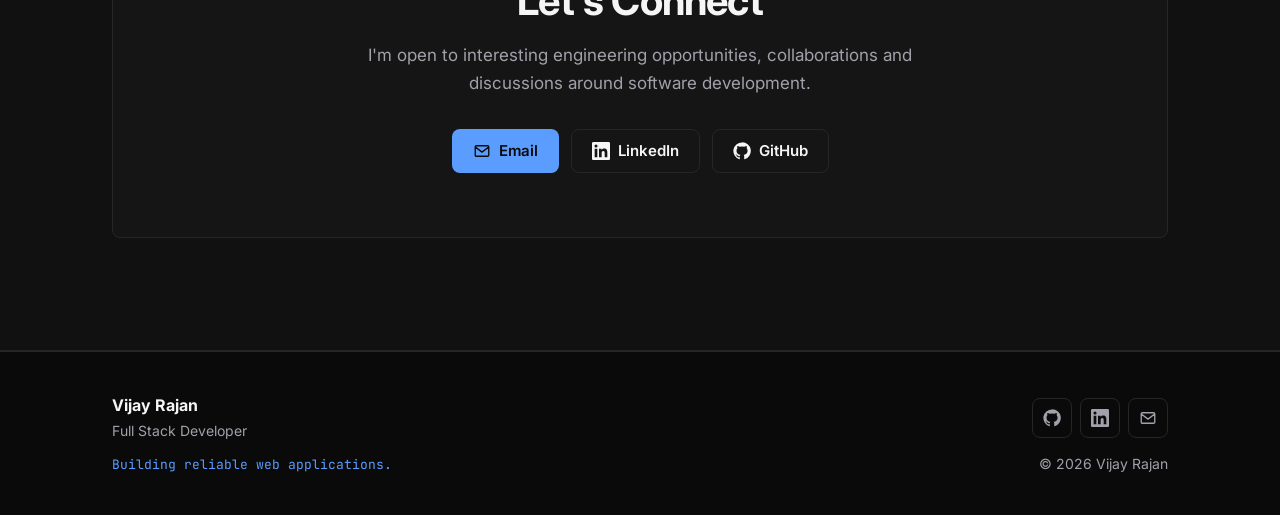
<file: vijay-portfolio/index.html>
<!DOCTYPE html>
<html lang="en">
<head>
  <meta charset="UTF-8">
  <meta name="viewport" content="width=device-width, initial-scale=1.0">
  <title>Vijay Rajan | Full Stack Developer</title>
  <meta name="description" content="Portfolio of Vijay Rajan, a Full Stack Developer with 4+ years of experience working with Angular, NestJS, Node.js and PostgreSQL.">
  <meta name="author" content="Vijay Rajan">
  <meta name="theme-color" content="#0a0a0a">

  <meta property="og:type" content="website">
  <meta property="og:locale" content="en_US">
  <meta property="og:site_name" content="Vijay Rajan">
  <meta property="og:title" content="Vijay Rajan | Full Stack Developer">
  <meta property="og:description" content="Portfolio of Vijay Rajan, a Full Stack Developer with 4+ years of experience working with Angular, NestJS, Node.js and PostgreSQL.">
  <!-- Once the site is hosted, add og:url and og:image (1200x630, placed in assets/images/) here. -->

  <link rel="icon" type="image/svg+xml" href="assets/icons/favicon.svg">

  <link rel="preconnect" href="https://fonts.googleapis.com">
  <link rel="preconnect" href="https://fonts.gstatic.com" crossorigin>
  <link rel="stylesheet" href="https://fonts.googleapis.com/css2?family=Inter:wght@400;500;600;700&family=JetBrains+Mono:wght@400;500&display=swap">
  <link rel="stylesheet" href="css/style.css">
  <script src="js/script.js" defer></script>
</head>
<body>
  <a class="skip-link" href="#main">Skip to content</a>

  <!-- Icon sprite: referenced with <use href="#icon-..."> -->
  <svg class="sprite" aria-hidden="true" focusable="false">
    <symbol id="icon-github" viewBox="0 0 24 24">
      <path fill="currentColor" d="M12 .5a11.5 11.5 0 0 0-3.64 22.41c.58.1.79-.25.79-.56v-2.1c-3.2.7-3.88-1.36-3.88-1.36-.52-1.33-1.28-1.69-1.28-1.69-1.05-.71.08-.7.08-.7 1.16.08 1.77 1.19 1.77 1.19 1.03 1.77 2.7 1.26 3.36.96.1-.75.4-1.26.73-1.55-2.55-.29-5.24-1.28-5.24-5.69 0-1.26.45-2.28 1.19-3.09-.12-.29-.52-1.46.11-3.05 0 0 .97-.31 3.17 1.18a11 11 0 0 1 5.78 0c2.2-1.49 3.17-1.18 3.17-1.18.63 1.59.23 2.76.11 3.05.74.81 1.19 1.83 1.19 3.09 0 4.42-2.69 5.39-5.26 5.68.41.36.78 1.06.78 2.14v3.17c0 .31.21.67.8.56A11.5 11.5 0 0 0 12 .5Z"/>
    </symbol>
    <symbol id="icon-linkedin" viewBox="0 0 24 24">
      <path fill="currentColor" d="M20.45 20.45h-3.55v-5.57c0-1.33-.03-3.04-1.85-3.04-1.85 0-2.14 1.45-2.14 2.94v5.67H9.35V9h3.41v1.56h.05c.48-.9 1.64-1.85 3.37-1.85 3.6 0 4.27 2.37 4.27 5.46v6.28ZM5.34 7.43a2.06 2.06 0 1 1 0-4.12 2.06 2.06 0 0 1 0 4.12ZM7.12 20.45H3.56V9h3.56v11.45ZM22.22 0H1.77C.79 0 0 .77 0 1.73v20.54C0 23.23.79 24 1.77 24h20.45c.98 0 1.78-.77 1.78-1.73V1.73C24 .77 23.2 0 22.22 0Z"/>
    </symbol>
    <symbol id="icon-mail" viewBox="0 0 24 24">
      <path fill="none" stroke="currentColor" stroke-width="1.8" stroke-linecap="round" stroke-linejoin="round" d="M3 6.5A1.5 1.5 0 0 1 4.5 5h15A1.5 1.5 0 0 1 21 6.5v11a1.5 1.5 0 0 1-1.5 1.5h-15A1.5 1.5 0 0 1 3 17.5v-11Zm.5.5 8.5 6.5L20.5 7"/>
    </symbol>
    <symbol id="icon-arrow" viewBox="0 0 24 24">
      <path fill="none" stroke="currentColor" stroke-width="1.8" stroke-linecap="round" stroke-linejoin="round" d="M5 12h14m-6-6 6 6-6 6"/>
    </symbol>
    <symbol id="icon-download" viewBox="0 0 24 24">
      <path fill="none" stroke="currentColor" stroke-width="1.8" stroke-linecap="round" stroke-linejoin="round" d="M12 4v11m-5-5 5 5 5-5M5 20h14"/>
    </symbol>
    <symbol id="icon-up" viewBox="0 0 24 24">
      <path fill="none" stroke="currentColor" stroke-width="1.8" stroke-linecap="round" stroke-linejoin="round" d="M12 19V5m-6 6 6-6 6 6"/>
    </symbol>
  </svg>

  <!-- ===== Navbar ===== -->
  <header class="site-header">
    <nav class="nav container" aria-label="Primary">
      <a class="nav__brand" href="#home">Vijay Rajan</a>

      <button class="nav__toggle" type="button" aria-label="Open menu" aria-expanded="false" aria-controls="nav-menu">
        <span class="nav__toggle-bar"></span>
        <span class="nav__toggle-bar"></span>
        <span class="nav__toggle-bar"></span>
      </button>

      <ul class="nav__menu" id="nav-menu">
        <li><a class="nav__link" href="#home">Home</a></li>
        <li><a class="nav__link" href="#about">About</a></li>
        <li><a class="nav__link" href="#experience">Experience</a></li>
        <li><a class="nav__link" href="#skills">Skills</a></li>
        <li><a class="nav__link" href="#projects">Projects</a></li>
        <li><a class="nav__link" href="#contact">Contact</a></li>
      </ul>
    </nav>
  </header>

  <main id="main">
    <!-- ===== Hero ===== -->
    <section id="home" class="hero" aria-labelledby="hero-title">
      <div class="container hero__grid">
        <div class="hero__content">
          <p class="eyebrow">4+ years experience</p>
          <h1 id="hero-title" class="hero__title">
            Vijay Rajan
            <span class="hero__role">Full Stack Developer</span>
          </h1>
          <p class="hero__stack">Angular <span aria-hidden="true">&bull;</span> NestJS <span aria-hidden="true">&bull;</span> PostgreSQL</p>
          <p class="hero__lead">Building modern web applications across frontend, backend and database layers.</p>
          <p class="hero__statement">I work on enterprise applications at Finstein, from Angular interfaces to NestJS and Node.js services backed by PostgreSQL.</p>

          <div class="hero__actions">
            <a class="btn btn--primary" href="#projects">
              View Projects
              <svg class="icon" aria-hidden="true"><use href="#icon-arrow"/></svg>
            </a>
            <!-- Placeholder resume: replace assets/resume/Vijay-Rajan-Resume.pdf with the final file. -->
            <a class="btn btn--ghost" href="assets/resume/Vijay-Rajan-Resume.pdf" download>
              <svg class="icon" aria-hidden="true"><use href="#icon-download"/></svg>
              Download Resume
            </a>
          </div>

          <ul class="social" aria-label="Social links">
            <li><a class="social__link" href="https://github.com/Itsvijayhere2000" target="_blank" rel="noopener" aria-label="GitHub profile"><svg class="icon" aria-hidden="true"><use href="#icon-github"/></svg></a></li>
            <li><a class="social__link" href="https://www.linkedin.com/in/vijay-rajan-fsdev1909/" target="_blank" rel="noopener" aria-label="LinkedIn profile"><svg class="icon" aria-hidden="true"><use href="#icon-linkedin"/></svg></a></li>
            <li><a class="social__link" href="mailto:vijaykrdsm@gmail.com" aria-label="Send an email"><svg class="icon" aria-hidden="true"><use href="#icon-mail"/></svg></a></li>
          </ul>
        </div>

        <div class="hero__visual">
        <img class="hero__photo" src="assets/images/profile.jpg" alt="Portrait of Vijay Rajan" width="480" height="480">

        <div class="terminal" role="img" aria-label="Terminal window. Command: whoami. Output: Vijay Rajan, Full Stack Developer. Stack: Angular, NestJS, PostgreSQL. Focus: Enterprise Applications, Backend Development, Performance Testing, AI-Assisted Development.">
          <div class="terminal__bar" aria-hidden="true">
            <span class="terminal__dot"></span>
            <span class="terminal__dot"></span>
            <span class="terminal__dot"></span>
            <span class="terminal__title">whoami</span>
          </div>
          <div class="terminal__body" aria-hidden="true">
            <p class="terminal__line"><span class="terminal__prompt">$</span> <span data-typed>whoami</span></p>
            <p class="terminal__line terminal__line--strong"><span data-typed>Vijay Rajan</span></p>
            <p class="terminal__line terminal__line--gap"><span data-typed>Full Stack Developer</span></p>
            <p class="terminal__line"><span class="terminal__prompt">$</span> <span data-typed>stack</span></p>
            <p class="terminal__line terminal__line--gap"><span data-typed>Angular &middot; NestJS &middot; PostgreSQL</span></p>
            <p class="terminal__line"><span class="terminal__prompt">$</span> <span data-typed>focus</span></p>
            <p class="terminal__line"><span class="terminal__prompt">&gt;</span> <span data-typed>Enterprise Applications</span></p>
            <p class="terminal__line"><span class="terminal__prompt">&gt;</span> <span data-typed>Backend Development</span></p>
            <p class="terminal__line"><span class="terminal__prompt">&gt;</span> <span data-typed>Performance Testing</span></p>
            <p class="terminal__line"><span class="terminal__prompt">&gt;</span> <span data-typed>AI-Assisted Development</span><span class="terminal__cursor"></span></p>
          </div>
        </div>
        </div>
      </div>
    </section>

    <!-- ===== About ===== -->
    <section id="about" class="section section--alt" aria-labelledby="about-title">
      <div class="container">
        <header class="section__header" data-reveal>
          <p class="eyebrow">01 / about</p>
          <h2 id="about-title" class="section__title">About Me</h2>
        </header>

        <div class="about">
          <div class="about__text" data-reveal>
            <p>I'm a Full Stack Developer with 4+ years of experience building web applications with Angular, NestJS, Node.js and PostgreSQL.</p>
            <p>My work covers enterprise application development, complex business workflows, backend services, database-driven applications and performance testing.</p>
          </div>

          <dl class="stats">
            <div class="stat" data-reveal>
              <dt class="stat__label">Years Experience</dt>
              <dd class="stat__value">4+</dd>
            </div>
            <div class="stat" data-reveal>
              <dt class="stat__label">Enterprise Modules</dt>
              <dd class="stat__value">Multiple</dd>
            </div>
            <div class="stat" data-reveal>
              <dt class="stat__label">Hackathons</dt>
              <dd class="stat__value">2</dd>
            </div>
            <div class="stat" data-reveal>
              <dt class="stat__label">Hackathon Winner</dt>
              <dd class="stat__value">1</dd>
            </div>
          </dl>
        </div>
      </div>
    </section>

    <!-- ===== Experience ===== -->
    <section id="experience" class="section" aria-labelledby="experience-title">
      <div class="container">
        <header class="section__header" data-reveal>
          <p class="eyebrow">02 / experience</p>
          <h2 id="experience-title" class="section__title">Experience</h2>
        </header>

        <ol class="timeline">
          <li class="timeline__item" data-reveal>
            <p class="timeline__meta">July 2022 &ndash; Present</p>
            <h3 class="timeline__title">Full Stack Developer</h3>
            <p class="timeline__company">Finstein</p>
            <p>Working across frontend and backend development using Angular, Node.js and NestJS.</p>
          </li>

          <li class="timeline__item" data-reveal>
            <p class="timeline__meta">Key project</p>
            <h3 class="timeline__title">Enterprise Banking Application</h3>
            <p class="timeline__company">Finstein</p>
            <p>Angular frontend development on a large-scale enterprise banking application: enterprise UI and complex banking workflows across multiple modules, built with PrimeNG and NgRx.</p>
            <ul class="tags" aria-label="Banking modules and workflows">
              <li class="tag">Deposit</li>
              <li class="tag">Jewel</li>
              <li class="tag">Locker</li>
              <li class="tag">Payroll</li>
              <li class="tag">Master Data</li>
              <li class="tag">Employee / HR workflows</li>
              <li class="tag">Employee Suspend</li>
              <li class="tag">Terminate</li>
              <li class="tag">Printing workflows</li>
            </ul>
          </li>

          <li class="timeline__item" data-reveal>
            <p class="timeline__meta">Key project</p>
            <h3 class="timeline__title">Event Management System</h3>
            <p>An event platform with an admin web app and an attendee mobile app. Admins create events and generate QR codes; attendees scan the code to join the event.</p>
          </li>
        </ol>

        <div class="card extra" data-reveal>
          <h3 class="card__title">Additional Engineering Experience</h3>
          <ul class="checklist">
            <li>Performance testing using Gatling</li>
            <li>API and backend development using NestJS</li>
            <li>PostgreSQL database work</li>
            <li>Redis and cache concepts</li>
            <li>Deployment using Linux and Nginx</li>
            <li>Git and GitLab workflows</li>
          </ul>
        </div>
      </div>
    </section>

    <!-- ===== Skills ===== -->
    <section id="skills" class="section section--alt" aria-labelledby="skills-title">
      <div class="container">
        <header class="section__header" data-reveal>
          <p class="eyebrow">03 / skills</p>
          <h2 id="skills-title" class="section__title">Skills</h2>
        </header>

        <div class="skills">
          <div class="skills__row" data-reveal>
            <h3 class="skills__label">Frontend</h3>
            <ul class="tags">
              <li class="tag">Angular</li>
              <li class="tag">TypeScript</li>
              <li class="tag">JavaScript</li>
              <li class="tag">HTML5</li>
              <li class="tag">CSS3</li>
              <li class="tag">PrimeNG</li>
              <li class="tag">NgRx</li>
            </ul>
          </div>

          <div class="skills__row" data-reveal>
            <h3 class="skills__label">Backend</h3>
            <ul class="tags">
              <li class="tag">Node.js</li>
              <li class="tag">NestJS</li>
              <li class="tag">REST APIs</li>
              <li class="tag">TypeORM</li>
            </ul>
          </div>

          <div class="skills__row" data-reveal>
            <h3 class="skills__label">Database</h3>
            <ul class="tags">
              <li class="tag">PostgreSQL</li>
              <li class="tag">MySQL</li>
              <li class="tag">MS SQL</li>
            </ul>
          </div>

          <div class="skills__row" data-reveal>
            <h3 class="skills__label">Performance</h3>
            <ul class="tags">
              <li class="tag">Gatling</li>
              <li class="tag">Load Testing</li>
              <li class="tag">Performance Testing</li>
            </ul>
          </div>

          <div class="skills__row" data-reveal>
            <h3 class="skills__label">Infrastructure / Tools</h3>
            <ul class="tags">
              <li class="tag">Redis</li>
              <li class="tag">Firebase</li>
              <li class="tag">Git</li>
              <li class="tag">GitLab</li>
              <li class="tag">Linux</li>
              <li class="tag">Nginx</li>
              <li class="tag">AWS</li>
            </ul>
          </div>
        </div>
      </div>
    </section>

    <!-- ===== Projects ===== -->
    <section id="projects" class="section" aria-labelledby="projects-title">
      <div class="container">
        <header class="section__header" data-reveal>
          <p class="eyebrow">04 / projects</p>
          <h2 id="projects-title" class="section__title">Projects</h2>
        </header>

        <div class="grid grid--2">
          <article class="card project" data-reveal>
            <p class="project__highlight">Enterprise frontend engineering</p>
            <h3 class="card__title">Enterprise Banking Application</h3>
            <p>A large-scale enterprise banking application involving complex business workflows, transaction processing, master data and operational modules.</p>
            <ul class="checklist checklist--compact">
              <li>Deposit</li>
              <li>Jewel</li>
              <li>Locker</li>
              <li>Payroll</li>
              <li>Master Data</li>
              <li>Printing</li>
              <li>Employee Suspend</li>
              <li>Terminate</li>
            </ul>
            <ul class="tags project__tech" aria-label="Technologies">
              <li class="tag">Angular</li>
              <li class="tag">TypeScript</li>
              <li class="tag">PrimeNG</li>
              <li class="tag">NgRx</li>
              <li class="tag">HTML</li>
              <li class="tag">CSS</li>
            </ul>
          </article>

          <article class="card project" data-reveal>
            <p class="project__highlight">Web app + mobile app</p>
            <h3 class="card__title">Event Management System</h3>
            <p>An event platform where admins create events and generate QR codes in a web app, and attendees join by scanning the QR code in a mobile app.</p>
            <ul class="checklist checklist--compact">
              <li>Event creation for admins</li>
              <li>QR code generation</li>
              <li>QR scan in the mobile app</li>
              <li>Join an event by QR</li>
            </ul>
            <!-- [ADD TECH STACK] Add a <ul class="tags project__tech"> list here once the stack is confirmed. -->
          </article>

          <article class="card project" data-reveal>
            <p class="project__highlight">Performance engineering</p>
            <h3 class="card__title">Performance Testing with Gatling</h3>
            <p>Performance testing and load testing of application and API workflows using Gatling.</p>
            <ul class="checklist checklist--compact">
              <li>Load testing</li>
              <li>Concurrent users</li>
              <li>API performance</li>
              <li>Performance analysis</li>
            </ul>
            <ul class="tags project__tech" aria-label="Technologies">
              <li class="tag">Gatling</li>
              <li class="tag">Java / Scala / JavaScript</li>
              <li class="tag">REST APIs</li>
            </ul>
          </article>

          <!-- Placeholder card: replace with a real personal project. -->
          <!-- <article class="card project project--placeholder" data-reveal>
            <p class="project__highlight">Personal / experimental</p>
            <h3 class="card__title">More Projects Coming Soon</h3>
            <p>Space reserved for personal and experimental projects.</p>
          </article> -->
        </div>
      </div>
    </section>

    <!-- ===== Engineering Interests ===== -->
    <section id="interests" class="section section--alt" aria-labelledby="interests-title">
      <div class="container">
        <header class="section__header" data-reveal>
          <p class="eyebrow">05 / interests</p>
          <h2 id="interests-title" class="section__title">Engineering Interests</h2>
        </header>

        <div class="grid grid--4">
          <article class="card focus" data-reveal>
            <p class="focus__index" aria-hidden="true">01</p>
            <h3 class="card__title">System Design</h3>
            <p>Designing scalable and maintainable application architectures.</p>
          </article>
          <article class="card focus" data-reveal>
            <p class="focus__index" aria-hidden="true">02</p>
            <h3 class="card__title">Backend Engineering</h3>
            <p>Building APIs, services and database-driven applications.</p>
          </article>
          <article class="card focus" data-reveal>
            <p class="focus__index" aria-hidden="true">03</p>
            <h3 class="card__title">Performance Engineering</h3>
            <p>Understanding application behavior under load and identifying bottlenecks.</p>
          </article>
          <article class="card focus" data-reveal>
            <p class="focus__index" aria-hidden="true">04</p>
            <h3 class="card__title">Problem Solving</h3>
            <p>Working on algorithmic and engineering problems through DSA practice.</p>
          </article>
        </div>
      </div>
    </section>

    <!-- ===== Achievements ===== -->
    <section id="achievements" class="section" aria-labelledby="achievements-title">
      <div class="container">
        <header class="section__header" data-reveal>
          <p class="eyebrow">06 / achievements</p>
          <h2 id="achievements-title" class="section__title">Achievements</h2>
        </header>

        <div class="grid">
          <article class="achievement" data-reveal>
            <div>
              <p class="achievement__figure">1st <span>Prize</span></p>
              <h3 class="card__title">Hackathons</h3>
              <p>Participated in 2 hackathons, building an Expense Tracker and an LMS. One of the projects won 1st prize at Codukalam 2023, Finstein's Hackathon 4.0.</p>
              <ul class="tags">
                <li class="tag">Expense Tracker</li>
                <li class="tag">LMS</li>
              </ul>
            </div>
            <div class="gallery">
              <img class="gallery__item" src="assets/images/hackathon-team.jpg" alt="Winning team holding the Codukalam 2023 winner cheque at Finstein" width="1200" height="900" loading="lazy">
              <img class="gallery__item gallery__item--top" src="assets/images/hackathon-winner.jpg" alt="Holding the Codukalam 2023 winner cheque" width="900" height="1200" loading="lazy">
            </div>
          </article>

          <article class="achievement" data-reveal>
            <div>
              <p class="achievement__figure">~3 <span>Months</span></p>
              <h3 class="card__title">Junior Onboarding &amp; Mentoring</h3>
              <p>For about 3 months, a colleague and I supported our CTO with onboarding junior developers: coordinating sessions, clearing doubts and helping manage the onboarding batch alongside our regular work.</p>
            </div>
            <div class="gallery">
              <img class="gallery__item gallery__item--wide" src="assets/images/onboarding-session.jpg" alt="Explaining a topic at the whiteboard to a room of junior developers" width="1200" height="675" loading="lazy">
              <img class="gallery__item" src="assets/images/onboarding-group.jpg" alt="Group selfie with the onboarding batch in the training room" width="1200" height="900" loading="lazy">
              <img class="gallery__item" src="assets/images/onboarding-team.jpg" alt="Group photo with junior developers at the office" width="1200" height="540" loading="lazy">
            </div>
          </article>
        </div>
      </div>
    </section>

    <!-- ===== Contact ===== -->
    <section id="contact" class="section section--alt" aria-labelledby="contact-title">
      <div class="container">
        <div class="contact" data-reveal>
          <p class="eyebrow">07 / contact</p>
          <h2 id="contact-title" class="section__title">Let's Connect</h2>
          <p class="contact__text">I'm open to interesting engineering opportunities, collaborations and discussions around software development.</p>
          <div class="contact__actions">
            <a class="btn btn--primary" href="mailto:vijaykrdsm@gmail.com">
              <svg class="icon" aria-hidden="true"><use href="#icon-mail"/></svg>
              Email
            </a>
            <a class="btn btn--ghost" href="https://www.linkedin.com/in/vijay-rajan-fsdev1909/" target="_blank" rel="noopener">
              <svg class="icon" aria-hidden="true"><use href="#icon-linkedin"/></svg>
              LinkedIn
            </a>
            <a class="btn btn--ghost" href="https://github.com/Itsvijayhere2000" target="_blank" rel="noopener">
              <svg class="icon" aria-hidden="true"><use href="#icon-github"/></svg>
              GitHub
            </a>
          </div>
        </div>
      </div>
    </section>
  </main>

  <!-- ===== Footer ===== -->
  <footer class="site-footer">
    <div class="container site-footer__inner">
      <div>
        <p class="site-footer__name">Vijay Rajan</p>
        <p class="site-footer__role">Full Stack Developer</p>
        <p class="site-footer__motto">Building reliable web applications.</p>
      </div>

      <div class="site-footer__meta">
        <ul class="social" aria-label="Social links">
          <li><a class="social__link" href="https://github.com/Itsvijayhere2000" target="_blank" rel="noopener" aria-label="GitHub profile"><svg class="icon" aria-hidden="true"><use href="#icon-github"/></svg></a></li>
          <li><a class="social__link" href="https://www.linkedin.com/in/vijay-rajan-fsdev1909/" target="_blank" rel="noopener" aria-label="LinkedIn profile"><svg class="icon" aria-hidden="true"><use href="#icon-linkedin"/></svg></a></li>
          <li><a class="social__link" href="mailto:vijaykrdsm@gmail.com" aria-label="Send an email"><svg class="icon" aria-hidden="true"><use href="#icon-mail"/></svg></a></li>
        </ul>
        <p class="site-footer__copy">&copy; <span id="year">2026</span> Vijay Rajan</p>
      </div>
    </div>
  </footer>

  <a class="back-to-top" href="#home" aria-label="Back to top">
    <svg class="icon" aria-hidden="true"><use href="#icon-up"/></svg>
  </a>
</body>
</html>
</file>
<file: css/style.css>
/* ==========================================================================
   Vijay Rajan — Portfolio
   1. Tokens   2. Base   3. Layout   4. Components   5. Sections
   6. Scroll reveal   7. Responsive   8. Reduced motion
   ========================================================================== */

/* ---------- 1. Tokens ---------- */
:root {
  --bg: #0a0a0a;
  --bg-alt: #111111;
  --card: #151515;
  --border: #262626;
  --text: #f5f5f5;
  --text-muted: #a1a1aa;

  /* Change these three to re-theme the site. */
  --accent: #5b9dff;
  --accent-soft: rgba(91, 157, 255, 0.1);
  --accent-border: rgba(91, 157, 255, 0.4);

  --font-sans: "Inter", system-ui, -apple-system, "Segoe UI", Roboto, "Helvetica Neue", Arial, sans-serif;
  --font-mono: "JetBrains Mono", ui-monospace, "Cascadia Code", "SF Mono", Consolas, "Liberation Mono", monospace;

  --radius: 8px;
  --container: 1120px;
  --gutter: 1.25rem;
  --header-h: 64px;
  --shadow: 0 12px 32px rgba(0, 0, 0, 0.45);
  --ease: cubic-bezier(0.2, 0.7, 0.2, 1);
  --t-fast: 0.2s var(--ease);
  --t-reveal: 0.6s var(--ease);
}

/* ---------- 2. Base ---------- */
*,
*::before,
*::after {
  box-sizing: border-box;
}

html {
  scroll-behavior: smooth;
  scroll-padding-top: var(--header-h);
  -webkit-text-size-adjust: 100%;
}

body {
  margin: 0;
  background: var(--bg);
  color: var(--text);
  font-family: var(--font-sans);
  font-size: 1rem;
  line-height: 1.65;
  -webkit-font-smoothing: antialiased;
  overflow-wrap: break-word;
}

h1,
h2,
h3,
p,
ul,
ol,
dl,
dd {
  margin: 0;
}

ul,
ol {
  padding: 0;
  list-style: none;
}

h1,
h2,
h3 {
  line-height: 1.2;
  letter-spacing: -0.02em;
}

p {
  color: var(--text-muted);
}

a {
  color: inherit;
  text-decoration: none;
}

:focus-visible {
  outline: 2px solid var(--accent);
  outline-offset: 3px;
  border-radius: 4px;
}

::selection {
  background: var(--accent);
  color: var(--bg);
}

.sprite {
  position: absolute;
  width: 0;
  height: 0;
  overflow: hidden;
}

.icon {
  width: 1.125rem;
  height: 1.125rem;
  flex-shrink: 0;
}

.skip-link {
  position: absolute;
  top: 0.5rem;
  left: 0.5rem;
  z-index: 200;
  padding: 0.5rem 0.875rem;
  background: var(--accent);
  color: var(--bg);
  font-weight: 600;
  border-radius: var(--radius);
  transform: translateY(-200%);
}

.skip-link:focus {
  transform: none;
}

/* ---------- 3. Layout ---------- */
.container {
  width: 100%;
  max-width: var(--container);
  margin-inline: auto;
  padding-inline: var(--gutter);
}

.section {
  padding-block: clamp(4rem, 9vw, 7rem);
}

.section--alt {
  background: var(--bg-alt);
  border-block: 1px solid var(--border);
}

.section__header {
  margin-bottom: clamp(2rem, 5vw, 3.25rem);
}

.section__title {
  font-size: clamp(1.75rem, 3vw + 1rem, 2.5rem);
  font-weight: 700;
}

.eyebrow {
  margin-bottom: 0.75rem;
  color: var(--accent);
  font-family: var(--font-mono);
  font-size: 0.8125rem;
  letter-spacing: 0.04em;
}

.grid {
  display: grid;
  gap: 1.25rem;
}

.grid > * {
  min-width: 0;
}

/* ---------- 4. Components ---------- */

/* Scroll reveal transition; card-like components below extend it with hover properties. */
[data-reveal] {
  transition: opacity var(--t-reveal), transform var(--t-reveal);
}

/* Buttons */
.btn {
  display: inline-flex;
  align-items: center;
  justify-content: center;
  gap: 0.5rem;
  padding: 0.75rem 1.25rem;
  border: 1px solid transparent;
  border-radius: var(--radius);
  font-size: 0.9375rem;
  font-weight: 600;
  line-height: 1.2;
  transition: background-color var(--t-fast), border-color var(--t-fast), color var(--t-fast), transform var(--t-fast);
}

.btn:hover {
  transform: translateY(-1px);
}

.btn--primary {
  background: var(--accent);
  color: var(--bg);
}

.btn--primary:hover {
  background: #7db1ff;
}

.btn--ghost {
  border-color: var(--border);
  color: var(--text);
}

.btn--ghost:hover {
  border-color: var(--accent-border);
  background: var(--accent-soft);
}

/* Social icon links */
.social {
  display: flex;
  gap: 0.5rem;
}

.social__link {
  display: grid;
  place-items: center;
  width: 2.5rem;
  height: 2.5rem;
  border: 1px solid var(--border);
  border-radius: var(--radius);
  color: var(--text-muted);
  transition: color var(--t-fast), border-color var(--t-fast), background-color var(--t-fast);
}

.social__link:hover {
  color: var(--text);
  border-color: var(--accent-border);
  background: var(--accent-soft);
}

/* Cards */
.card,
.stat,
.achievement {
  background: var(--card);
  border: 1px solid var(--border);
  border-radius: var(--radius);
  transition: opacity var(--t-reveal), transform 0.35s var(--ease), border-color var(--t-fast), box-shadow var(--t-fast);
}

.card {
  padding: 1.5rem;
}

.card:hover,
.achievement:hover {
  transform: translateY(-3px);
  border-color: var(--accent-border);
  box-shadow: var(--shadow);
}

.card__title {
  margin-bottom: 0.875rem;
  font-size: 1.125rem;
  font-weight: 600;
}

/* Tags / badges */
.tags {
  display: flex;
  flex-wrap: wrap;
  gap: 0.5rem;
}

.tag {
  padding: 0.3125rem 0.625rem;
  background: var(--bg);
  border: 1px solid var(--border);
  border-radius: 6px;
  color: var(--text);
  font-family: var(--font-mono);
  font-size: 0.8125rem;
  line-height: 1.4;
  transition: border-color var(--t-fast), color var(--t-fast);
}

.tag:hover {
  border-color: var(--accent-border);
  color: var(--accent);
}

/* Checklist */
.checklist {
  display: grid;
  gap: 0.625rem 1.5rem;
  color: var(--text-muted);
}

.checklist li {
  position: relative;
  padding-left: 1.25rem;
}

.checklist li::before {
  content: "";
  position: absolute;
  left: 0;
  top: 0.6em;
  width: 0.4375rem;
  height: 0.4375rem;
  border: 1px solid var(--accent);
  border-radius: 1px;
  transform: rotate(45deg);
}

.checklist--compact {
  gap: 0.375rem 1.5rem;
  margin-top: 1rem;
  font-size: 0.9375rem;
}

/* ---------- 5. Sections ---------- */

/* Navbar */
.site-header {
  position: sticky;
  top: 0;
  z-index: 100;
  height: var(--header-h);
  background: rgba(10, 10, 10, 0.6);
  border-bottom: 1px solid transparent;
  -webkit-backdrop-filter: blur(12px);
  backdrop-filter: blur(12px);
  transition: background-color var(--t-fast), border-color var(--t-fast);
}

.site-header.is-scrolled {
  background: rgba(10, 10, 10, 0.92);
  border-bottom-color: var(--border);
}

.nav {
  display: flex;
  align-items: center;
  justify-content: space-between;
  height: 100%;
}

.nav__brand {
  font-weight: 700;
  letter-spacing: -0.01em;
}

.nav__toggle {
  display: grid;
  gap: 5px;
  align-content: center;
  justify-items: center;
  width: 2.5rem;
  height: 2.5rem;
  padding: 0;
  background: none;
  border: 1px solid var(--border);
  border-radius: var(--radius);
  cursor: pointer;
}

.nav__toggle-bar {
  width: 18px;
  height: 2px;
  background: var(--text);
  border-radius: 2px;
  transition: transform var(--t-fast), opacity var(--t-fast);
}

.nav__toggle[aria-expanded="true"] .nav__toggle-bar:nth-child(1) {
  transform: translateY(7px) rotate(45deg);
}

.nav__toggle[aria-expanded="true"] .nav__toggle-bar:nth-child(2) {
  opacity: 0;
}

.nav__toggle[aria-expanded="true"] .nav__toggle-bar:nth-child(3) {
  transform: translateY(-7px) rotate(-45deg);
}

/* Mobile menu: dropdown panel under the header */
.nav__menu {
  position: absolute;
  top: 100%;
  left: 0;
  right: 0;
  display: grid;
  padding: 0.5rem var(--gutter) 1rem;
  background: var(--bg-alt);
  border-bottom: 1px solid var(--border);
  opacity: 0;
  visibility: hidden;
  transform: translateY(-8px);
  transition: opacity var(--t-fast), transform var(--t-fast), visibility var(--t-fast);
}

.nav__menu.is-open {
  opacity: 1;
  visibility: visible;
  transform: none;
}

.nav__link {
  position: relative;
  display: block;
  padding: 0.75rem 0;
  color: var(--text-muted);
  font-size: 0.9375rem;
  font-weight: 500;
  transition: color var(--t-fast);
}

.nav__link:hover,
.nav__link.is-active {
  color: var(--text);
}

/* Active indicator: a bar as well as the colour change */
.nav__link::before {
  content: "";
  position: absolute;
  left: -0.75rem;
  top: 50%;
  width: 2px;
  height: 1rem;
  background: var(--accent);
  transform: translateY(-50%) scaleY(0);
  transition: transform var(--t-fast);
}

.nav__link.is-active::before {
  transform: translateY(-50%) scaleY(1);
}

/* Hero */
.hero {
  position: relative;
  padding-block: clamp(3.5rem, 10vw, 7.5rem);
  overflow: hidden;
}

.hero::before {
  content: "";
  position: absolute;
  inset: -20% -10% auto auto;
  width: min(640px, 90vw);
  aspect-ratio: 1;
  background: radial-gradient(closest-side, var(--accent-soft), transparent);
  pointer-events: none;
}

.hero__grid {
  position: relative;
  display: grid;
  gap: 3rem;
  align-items: center;
}

.hero__grid > * {
  min-width: 0;
  animation: fade-up 0.7s var(--ease) both;
}

.hero__grid > .hero__visual {
  animation-delay: 0.15s;
}

.hero__visual {
  display: grid;
}

/* Photo sits on the terminal's top-right corner */
.hero__photo {
  position: relative;
  z-index: 1;
  justify-self: end;
  width: clamp(9rem, 34vw, 14rem);
  height: auto;
  aspect-ratio: 1;
  margin: 0 1.25rem -2.75rem 0;
  object-fit: cover;
  background: var(--card);
  border: 2px solid var(--border);
  border-radius: 50%;
  box-shadow: var(--shadow);
}

.hero__title {
  font-size: clamp(2.25rem, 6vw + 1rem, 4.25rem);
  font-weight: 700;
  letter-spacing: -0.035em;
}

.hero__role {
  display: block;
  margin-top: 0.5rem;
  color: var(--text-muted);
  font-size: clamp(1.5rem, 4vw + 0.6rem, 2.75rem);
  font-weight: 600;
}

.hero__stack {
  margin-top: 1.25rem;
  color: var(--accent);
  font-family: var(--font-mono);
  font-size: 0.9375rem;
}

.hero__stack span {
  margin-inline: 0.375rem;
  color: var(--text-muted);
}

.hero__lead {
  max-width: 54ch;
  margin-top: 1rem;
  color: var(--text);
  font-size: clamp(1.0625rem, 1vw + 0.85rem, 1.1875rem);
}

.hero__statement {
  max-width: 54ch;
  margin-top: 0.875rem;
}

.hero__actions {
  display: flex;
  flex-wrap: wrap;
  gap: 0.75rem;
  margin-block: 2rem 1.5rem;
}

/* Terminal */
.terminal {
  background: #0e0e0e;
  border: 1px solid var(--border);
  border-radius: var(--radius);
  box-shadow: var(--shadow), 0 0 80px var(--accent-soft);
  font-family: var(--font-mono);
  font-size: 0.875rem;
}

.terminal__bar {
  display: flex;
  align-items: center;
  gap: 0.375rem;
  padding: 0.75rem 1rem;
  border-bottom: 1px solid var(--border);
}

.terminal__dot {
  width: 0.625rem;
  height: 0.625rem;
  background: #3f3f46;
  border-radius: 50%;
}

.terminal__title {
  margin-left: 0.5rem;
  color: var(--text-muted);
  font-size: 0.75rem;
}

.terminal__body {
  padding: 1.25rem 1.25rem 1.5rem;
}

.terminal__line {
  min-height: 1.7em;
  line-height: 1.7;
  color: var(--text);
}

.terminal__line.is-pending {
  visibility: hidden;
}

.terminal__line--strong {
  font-weight: 500;
}

.terminal__line--gap {
  margin-bottom: 0.75rem;
  color: var(--text-muted);
}

.terminal__prompt {
  color: var(--accent);
}

.terminal__cursor {
  display: inline-block;
  width: 0.5em;
  height: 1.1em;
  margin-left: 2px;
  background: var(--accent);
  vertical-align: text-bottom;
  animation: blink 1.1s steps(1) infinite;
}

/* About */
.about {
  display: grid;
  gap: 2.5rem;
}

.about__text {
  display: grid;
  gap: 1rem;
  max-width: 62ch;
  font-size: 1.0625rem;
}

.stats {
  display: grid;
  grid-template-columns: repeat(2, minmax(0, 1fr));
  gap: 1rem;
  align-content: start;
}

.stat {
  display: flex;
  flex-direction: column-reverse;
  gap: 0.25rem;
  padding: 1rem;
}

.stat__value {
  color: var(--text);
  font-size: clamp(1.25rem, 4vw + 0.4rem, 2.25rem);
  font-weight: 700;
  letter-spacing: -0.03em;
  line-height: 1.1;
}

.stat__label {
  color: var(--text-muted);
  font-size: 0.875rem;
}

/* Experience timeline */
.timeline {
  display: grid;
  gap: 2.5rem;
  margin-left: 0.375rem;
  padding-left: 1.75rem;
  border-left: 1px solid var(--border);
}

.timeline__item {
  position: relative;
  max-width: 70ch;
}

.timeline__item::before {
  content: "";
  position: absolute;
  left: calc(-1.75rem - 6px);
  top: 0.375rem;
  width: 11px;
  height: 11px;
  background: var(--bg);
  border: 2px solid var(--accent);
  border-radius: 50%;
  box-shadow: 0 0 0 4px var(--accent-soft);
}

.timeline__meta {
  margin-bottom: 0.375rem;
  color: var(--accent);
  font-family: var(--font-mono);
  font-size: 0.8125rem;
}

.timeline__title {
  font-size: 1.25rem;
  font-weight: 600;
}

.timeline__company {
  margin-top: 0.25rem;
  color: var(--text);
  font-size: 0.9375rem;
}

.timeline__item > p:last-of-type {
  margin-top: 0.75rem;
}

.timeline__item .tags {
  margin-top: 1rem;
}

.extra {
  margin-top: 3rem;
}

/* Projects */
.project {
  display: flex;
  flex-direction: column;
}

.project__highlight {
  margin-bottom: 0.625rem;
  color: var(--accent);
  font-family: var(--font-mono);
  font-size: 0.75rem;
  letter-spacing: 0.06em;
  text-transform: uppercase;
}

.project .card__title {
  font-size: 1.3125rem;
}

.project__link {
  align-self: flex-start;
  margin-top: 1.25rem;
}

.project__tech {
  margin-top: auto;
  padding-top: 1.5rem;
}

.project--placeholder {
  background: transparent;
  border-style: dashed;
}

/* Engineering focus */
.focus__index {
  margin-bottom: 1.25rem;
  color: var(--accent);
  font-family: var(--font-mono);
  font-size: 0.8125rem;
}

/* Skills: one row per category */
.skills {
  background: var(--card);
  border: 1px solid var(--border);
  border-radius: var(--radius);
}

.skills__row {
  display: grid;
  gap: 0.75rem;
  padding: 1.25rem 1.5rem;
}

.skills__row + .skills__row {
  border-top: 1px solid var(--border);
}

.skills__label {
  font-size: 1rem;
  font-weight: 600;
  letter-spacing: 0;
}

/* Achievements */
.achievement {
  display: grid;
  gap: 1.5rem;
  padding: 1.75rem 1.5rem;
  border-left: 3px solid var(--accent);
}

.gallery {
  display: grid;
  grid-template-columns: repeat(2, minmax(0, 1fr));
  gap: 0.625rem;
  align-content: start;
}

.gallery__item {
  display: block;
  width: 100%;
  height: auto;
  aspect-ratio: 4 / 3;
  object-fit: cover;
  border: 1px solid var(--border);
  border-radius: 6px;
}

.gallery__item--wide {
  grid-column: 1 / -1;
  aspect-ratio: 16 / 9;
}

/* Portrait photo: keep the upper part in frame */
.gallery__item--top {
  object-position: center 30%;
}

.achievement__figure {
  margin-bottom: 1rem;
  color: var(--text);
  font-size: 2.25rem;
  font-weight: 700;
  letter-spacing: -0.03em;
  line-height: 1;
}

.achievement__figure span {
  color: var(--accent);
  font-family: var(--font-mono);
  font-size: 0.8125rem;
  font-weight: 500;
  letter-spacing: 0.06em;
  text-transform: uppercase;
}

.achievement .tags {
  margin-top: 1rem;
}

/* Contact */
.contact {
  padding: clamp(2rem, 6vw, 4rem) clamp(1.25rem, 5vw, 3.5rem);
  background: var(--card);
  border: 1px solid var(--border);
  border-radius: var(--radius);
  text-align: center;
}

.contact__text {
  max-width: 52ch;
  margin: 1rem auto 2rem;
  font-size: 1.0625rem;
}

.contact__actions {
  display: flex;
  flex-wrap: wrap;
  justify-content: center;
  gap: 0.75rem;
}

/* Footer */
.site-footer {
  padding-block: 2.5rem;
  border-top: 1px solid var(--border);
}

.site-footer__inner {
  display: grid;
  gap: 1.75rem;
}

.site-footer__name {
  color: var(--text);
  font-weight: 700;
}

.site-footer__role,
.site-footer__copy {
  font-size: 0.875rem;
}

.site-footer__motto {
  margin-top: 0.75rem;
  color: var(--accent);
  font-family: var(--font-mono);
  font-size: 0.8125rem;
}

.site-footer__meta {
  display: grid;
  gap: 0.875rem;
  align-content: start;
}

/* Back to top */
.back-to-top {
  position: fixed;
  right: 1.25rem;
  bottom: 1.25rem;
  z-index: 90;
  display: grid;
  place-items: center;
  width: 2.75rem;
  height: 2.75rem;
  background: var(--card);
  border: 1px solid var(--border);
  border-radius: var(--radius);
  color: var(--text);
  opacity: 0;
  visibility: hidden;
  transform: translateY(8px);
  transition: opacity var(--t-fast), transform var(--t-fast), visibility var(--t-fast), border-color var(--t-fast);
}

.back-to-top.is-visible {
  opacity: 1;
  visibility: visible;
  transform: none;
}

.back-to-top:hover {
  border-color: var(--accent-border);
}

/* ---------- 6. Scroll reveal ---------- */
/* Hidden state only applies once script.js has enabled reveals, so content is never lost without JS. */
.reveal-ready [data-reveal]:not(.is-visible) {
  opacity: 0;
  transform: translateY(18px);
}

@keyframes fade-up {
  from {
    opacity: 0;
    transform: translateY(14px);
  }
}

@keyframes blink {
  50% {
    opacity: 0;
  }
}

/* ---------- 7. Responsive ---------- */
@media (min-width: 640px) {
  :root {
    --gutter: 2rem;
  }

  .grid--2,
  .grid--4 {
    grid-template-columns: repeat(2, minmax(0, 1fr));
  }

  .checklist {
    grid-template-columns: repeat(2, minmax(0, 1fr));
  }

  .skills__row {
    grid-template-columns: 12rem minmax(0, 1fr);
    gap: 1.5rem;
    align-items: baseline;
  }

  .terminal {
    font-size: 0.9375rem;
  }

  .site-footer__inner {
    grid-template-columns: 1fr auto;
    align-items: end;
  }

  .site-footer__meta {
    justify-items: end;
  }
}

@media (min-width: 768px) {
  .nav__toggle {
    display: none;
  }

  .nav__menu {
    position: static;
    display: flex;
    gap: 1.75rem;
    padding: 0;
    background: none;
    border: 0;
    opacity: 1;
    visibility: visible;
    transform: none;
  }

  .nav__link {
    padding: 0.5rem 0;
  }

  .nav__link::before {
    left: 0;
    top: auto;
    bottom: 0;
    width: 100%;
    height: 2px;
    transform: scaleX(0);
    transform-origin: left;
  }

  .nav__link.is-active::before {
    transform: scaleX(1);
  }

  .checklist {
    grid-template-columns: repeat(3, minmax(0, 1fr));
  }

  .checklist--compact {
    grid-template-columns: repeat(2, minmax(0, 1fr));
  }

  /* Text on the left, photos on the right */
  .achievement {
    grid-template-columns: minmax(0, 1fr) minmax(0, 1.4fr);
    gap: 2.5rem;
    padding: 2rem;
  }
}

@media (min-width: 1024px) {
  .hero__grid {
    grid-template-columns: minmax(0, 1.25fr) minmax(0, 1fr);
    gap: 4rem;
  }

  .about {
    grid-template-columns: minmax(0, 1.2fr) minmax(0, 1fr);
    gap: 4rem;
  }

  .grid--4 {
    grid-template-columns: repeat(4, minmax(0, 1fr));
  }
}

/* ---------- 8. Reduced motion ---------- */
@media (prefers-reduced-motion: reduce) {
  html {
    scroll-behavior: auto;
  }

  *,
  *::before,
  *::after {
    animation: none !important;
    transition-duration: 0.01ms !important;
  }

  .btn:hover,
  .card:hover,
  .achievement:hover {
    transform: none;
  }
}
</file>
<file: vijay-portfolio/css/style.css>
/* ==========================================================================
   Vijay Rajan — Portfolio
   1. Tokens   2. Base   3. Layout   4. Components   5. Sections
   6. Scroll reveal   7. Responsive   8. Reduced motion
   ========================================================================== */

/* ---------- 1. Tokens ---------- */
:root {
  --bg: #0a0a0a;
  --bg-alt: #111111;
  --card: #151515;
  --border: #262626;
  --text: #f5f5f5;
  --text-muted: #a1a1aa;

  /* Change these three to re-theme the site. */
  --accent: #5b9dff;
  --accent-soft: rgba(91, 157, 255, 0.1);
  --accent-border: rgba(91, 157, 255, 0.4);

  --font-sans: "Inter", system-ui, -apple-system, "Segoe UI", Roboto, "Helvetica Neue", Arial, sans-serif;
  --font-mono: "JetBrains Mono", ui-monospace, "Cascadia Code", "SF Mono", Consolas, "Liberation Mono", monospace;

  --radius: 8px;
  --container: 1120px;
  --gutter: 1.25rem;
  --header-h: 64px;
  --shadow: 0 12px 32px rgba(0, 0, 0, 0.45);
  --ease: cubic-bezier(0.2, 0.7, 0.2, 1);
  --t-fast: 0.2s var(--ease);
  --t-reveal: 0.6s var(--ease);
}

/* ---------- 2. Base ---------- */
*,
*::before,
*::after {
  box-sizing: border-box;
}

html {
  scroll-behavior: smooth;
  scroll-padding-top: var(--header-h);
  -webkit-text-size-adjust: 100%;
}

body {
  margin: 0;
  background: var(--bg);
  color: var(--text);
  font-family: var(--font-sans);
  font-size: 1rem;
  line-height: 1.65;
  -webkit-font-smoothing: antialiased;
  overflow-wrap: break-word;
}

h1,
h2,
h3,
p,
ul,
ol,
dl,
dd {
  margin: 0;
}

ul,
ol {
  padding: 0;
  list-style: none;
}

h1,
h2,
h3 {
  line-height: 1.2;
  letter-spacing: -0.02em;
}

p {
  color: var(--text-muted);
}

a {
  color: inherit;
  text-decoration: none;
}

:focus-visible {
  outline: 2px solid var(--accent);
  outline-offset: 3px;
  border-radius: 4px;
}

::selection {
  background: var(--accent);
  color: var(--bg);
}

.sprite {
  position: absolute;
  width: 0;
  height: 0;
  overflow: hidden;
}

.icon {
  width: 1.125rem;
  height: 1.125rem;
  flex-shrink: 0;
}

.skip-link {
  position: absolute;
  top: 0.5rem;
  left: 0.5rem;
  z-index: 200;
  padding: 0.5rem 0.875rem;
  background: var(--accent);
  color: var(--bg);
  font-weight: 600;
  border-radius: var(--radius);
  transform: translateY(-200%);
}

.skip-link:focus {
  transform: none;
}

/* ---------- 3. Layout ---------- */
.container {
  width: 100%;
  max-width: var(--container);
  margin-inline: auto;
  padding-inline: var(--gutter);
}

.section {
  padding-block: clamp(4rem, 9vw, 7rem);
}

.section--alt {
  background: var(--bg-alt);
  border-block: 1px solid var(--border);
}

.section__header {
  margin-bottom: clamp(2rem, 5vw, 3.25rem);
}

.section__title {
  font-size: clamp(1.75rem, 3vw + 1rem, 2.5rem);
  font-weight: 700;
}

.eyebrow {
  margin-bottom: 0.75rem;
  color: var(--accent);
  font-family: var(--font-mono);
  font-size: 0.8125rem;
  letter-spacing: 0.04em;
}

.grid {
  display: grid;
  gap: 1.25rem;
}

.grid > * {
  min-width: 0;
}

/* ---------- 4. Components ---------- */

/* Scroll reveal transition; card-like components below extend it with hover properties. */
[data-reveal] {
  transition: opacity var(--t-reveal), transform var(--t-reveal);
}

/* Buttons */
.btn {
  display: inline-flex;
  align-items: center;
  justify-content: center;
  gap: 0.5rem;
  padding: 0.75rem 1.25rem;
  border: 1px solid transparent;
  border-radius: var(--radius);
  font-size: 0.9375rem;
  font-weight: 600;
  line-height: 1.2;
  transition: background-color var(--t-fast), border-color var(--t-fast), color var(--t-fast), transform var(--t-fast);
}

.btn:hover {
  transform: translateY(-1px);
}

.btn--primary {
  background: var(--accent);
  color: var(--bg);
}

.btn--primary:hover {
  background: #7db1ff;
}

.btn--ghost {
  border-color: var(--border);
  color: var(--text);
}

.btn--ghost:hover {
  border-color: var(--accent-border);
  background: var(--accent-soft);
}

/* Social icon links */
.social {
  display: flex;
  gap: 0.5rem;
}

.social__link {
  display: grid;
  place-items: center;
  width: 2.5rem;
  height: 2.5rem;
  border: 1px solid var(--border);
  border-radius: var(--radius);
  color: var(--text-muted);
  transition: color var(--t-fast), border-color var(--t-fast), background-color var(--t-fast);
}

.social__link:hover {
  color: var(--text);
  border-color: var(--accent-border);
  background: var(--accent-soft);
}

/* Cards */
.card,
.stat,
.achievement {
  background: var(--card);
  border: 1px solid var(--border);
  border-radius: var(--radius);
  transition: opacity var(--t-reveal), transform 0.35s var(--ease), border-color var(--t-fast), box-shadow var(--t-fast);
}

.card {
  padding: 1.5rem;
}

.card:hover,
.achievement:hover {
  transform: translateY(-3px);
  border-color: var(--accent-border);
  box-shadow: var(--shadow);
}

.card__title {
  margin-bottom: 0.875rem;
  font-size: 1.125rem;
  font-weight: 600;
}

/* Tags / badges */
.tags {
  display: flex;
  flex-wrap: wrap;
  gap: 0.5rem;
}

.tag {
  padding: 0.3125rem 0.625rem;
  background: var(--bg);
  border: 1px solid var(--border);
  border-radius: 6px;
  color: var(--text);
  font-family: var(--font-mono);
  font-size: 0.8125rem;
  line-height: 1.4;
  transition: border-color var(--t-fast), color var(--t-fast);
}

.tag:hover {
  border-color: var(--accent-border);
  color: var(--accent);
}

/* Checklist */
.checklist {
  display: grid;
  gap: 0.625rem 1.5rem;
  color: var(--text-muted);
}

.checklist li {
  position: relative;
  padding-left: 1.25rem;
}

.checklist li::before {
  content: "";
  position: absolute;
  left: 0;
  top: 0.6em;
  width: 0.4375rem;
  height: 0.4375rem;
  border: 1px solid var(--accent);
  border-radius: 1px;
  transform: rotate(45deg);
}

.checklist--compact {
  gap: 0.375rem 1.5rem;
  margin-top: 1rem;
  font-size: 0.9375rem;
}

/* ---------- 5. Sections ---------- */

/* Navbar */
.site-header {
  position: sticky;
  top: 0;
  z-index: 100;
  height: var(--header-h);
  background: rgba(10, 10, 10, 0.6);
  border-bottom: 1px solid transparent;
  -webkit-backdrop-filter: blur(12px);
  backdrop-filter: blur(12px);
  transition: background-color var(--t-fast), border-color var(--t-fast);
}

.site-header.is-scrolled {
  background: rgba(10, 10, 10, 0.92);
  border-bottom-color: var(--border);
}

.nav {
  display: flex;
  align-items: center;
  justify-content: space-between;
  height: 100%;
}

.nav__brand {
  font-weight: 700;
  letter-spacing: -0.01em;
}

.nav__toggle {
  display: grid;
  gap: 5px;
  align-content: center;
  justify-items: center;
  width: 2.5rem;
  height: 2.5rem;
  padding: 0;
  background: none;
  border: 1px solid var(--border);
  border-radius: var(--radius);
  cursor: pointer;
}

.nav__toggle-bar {
  width: 18px;
  height: 2px;
  background: var(--text);
  border-radius: 2px;
  transition: transform var(--t-fast), opacity var(--t-fast);
}

.nav__toggle[aria-expanded="true"] .nav__toggle-bar:nth-child(1) {
  transform: translateY(7px) rotate(45deg);
}

.nav__toggle[aria-expanded="true"] .nav__toggle-bar:nth-child(2) {
  opacity: 0;
}

.nav__toggle[aria-expanded="true"] .nav__toggle-bar:nth-child(3) {
  transform: translateY(-7px) rotate(-45deg);
}

/* Mobile menu: dropdown panel under the header */
.nav__menu {
  position: absolute;
  top: 100%;
  left: 0;
  right: 0;
  display: grid;
  padding: 0.5rem var(--gutter) 1rem;
  background: var(--bg-alt);
  border-bottom: 1px solid var(--border);
  opacity: 0;
  visibility: hidden;
  transform: translateY(-8px);
  transition: opacity var(--t-fast), transform var(--t-fast), visibility var(--t-fast);
}

.nav__menu.is-open {
  opacity: 1;
  visibility: visible;
  transform: none;
}

.nav__link {
  position: relative;
  display: block;
  padding: 0.75rem 0;
  color: var(--text-muted);
  font-size: 0.9375rem;
  font-weight: 500;
  transition: color var(--t-fast);
}

.nav__link:hover,
.nav__link.is-active {
  color: var(--text);
}

/* Active indicator: a bar as well as the colour change */
.nav__link::before {
  content: "";
  position: absolute;
  left: -0.75rem;
  top: 50%;
  width: 2px;
  height: 1rem;
  background: var(--accent);
  transform: translateY(-50%) scaleY(0);
  transition: transform var(--t-fast);
}

.nav__link.is-active::before {
  transform: translateY(-50%) scaleY(1);
}

/* Hero */
.hero {
  position: relative;
  padding-block: clamp(3.5rem, 10vw, 7.5rem);
  overflow: hidden;
}

.hero::before {
  content: "";
  position: absolute;
  inset: -20% -10% auto auto;
  width: min(640px, 90vw);
  aspect-ratio: 1;
  background: radial-gradient(closest-side, var(--accent-soft), transparent);
  pointer-events: none;
}

.hero__grid {
  position: relative;
  display: grid;
  gap: 3rem;
  align-items: center;
}

.hero__grid > * {
  min-width: 0;
  animation: fade-up 0.7s var(--ease) both;
}

.hero__grid > .hero__visual {
  animation-delay: 0.15s;
}

.hero__visual {
  display: grid;
}

/* Photo sits on the terminal's top-right corner */
.hero__photo {
  position: relative;
  z-index: 1;
  justify-self: end;
  width: clamp(9rem, 34vw, 14rem);
  height: auto;
  aspect-ratio: 1;
  margin: 0 1.25rem -2.75rem 0;
  object-fit: cover;
  background: var(--card);
  border: 2px solid var(--border);
  border-radius: 50%;
  box-shadow: var(--shadow);
}

.hero__title {
  font-size: clamp(2.25rem, 6vw + 1rem, 4.25rem);
  font-weight: 700;
  letter-spacing: -0.035em;
}

.hero__role {
  display: block;
  margin-top: 0.5rem;
  color: var(--text-muted);
  font-size: clamp(1.5rem, 4vw + 0.6rem, 2.75rem);
  font-weight: 600;
}

.hero__stack {
  margin-top: 1.25rem;
  color: var(--accent);
  font-family: var(--font-mono);
  font-size: 0.9375rem;
}

.hero__stack span {
  margin-inline: 0.375rem;
  color: var(--text-muted);
}

.hero__lead {
  max-width: 54ch;
  margin-top: 1rem;
  color: var(--text);
  font-size: clamp(1.0625rem, 1vw + 0.85rem, 1.1875rem);
}

.hero__statement {
  max-width: 54ch;
  margin-top: 0.875rem;
}

.hero__actions {
  display: flex;
  flex-wrap: wrap;
  gap: 0.75rem;
  margin-block: 2rem 1.5rem;
}

/* Terminal */
.terminal {
  background: #0e0e0e;
  border: 1px solid var(--border);
  border-radius: var(--radius);
  box-shadow: var(--shadow), 0 0 80px var(--accent-soft);
  font-family: var(--font-mono);
  font-size: 0.875rem;
}

.terminal__bar {
  display: flex;
  align-items: center;
  gap: 0.375rem;
  padding: 0.75rem 1rem;
  border-bottom: 1px solid var(--border);
}

.terminal__dot {
  width: 0.625rem;
  height: 0.625rem;
  background: #3f3f46;
  border-radius: 50%;
}

.terminal__title {
  margin-left: 0.5rem;
  color: var(--text-muted);
  font-size: 0.75rem;
}

.terminal__body {
  padding: 1.25rem 1.25rem 1.5rem;
}

.terminal__line {
  min-height: 1.7em;
  line-height: 1.7;
  color: var(--text);
}

.terminal__line.is-pending {
  visibility: hidden;
}

.terminal__line--strong {
  font-weight: 500;
}

.terminal__line--gap {
  margin-bottom: 0.75rem;
  color: var(--text-muted);
}

.terminal__prompt {
  color: var(--accent);
}

.terminal__cursor {
  display: inline-block;
  width: 0.5em;
  height: 1.1em;
  margin-left: 2px;
  background: var(--accent);
  vertical-align: text-bottom;
  animation: blink 1.1s steps(1) infinite;
}

/* About */
.about {
  display: grid;
  gap: 2.5rem;
}

.about__text {
  display: grid;
  gap: 1rem;
  max-width: 62ch;
  font-size: 1.0625rem;
}

.stats {
  display: grid;
  grid-template-columns: repeat(2, minmax(0, 1fr));
  gap: 1rem;
  align-content: start;
}

.stat {
  display: flex;
  flex-direction: column-reverse;
  gap: 0.25rem;
  padding: 1rem;
}

.stat__value {
  color: var(--text);
  font-size: clamp(1.25rem, 4vw + 0.4rem, 2.25rem);
  font-weight: 700;
  letter-spacing: -0.03em;
  line-height: 1.1;
}

.stat__label {
  color: var(--text-muted);
  font-size: 0.875rem;
}

/* Experience timeline */
.timeline {
  display: grid;
  gap: 2.5rem;
  margin-left: 0.375rem;
  padding-left: 1.75rem;
  border-left: 1px solid var(--border);
}

.timeline__item {
  position: relative;
  max-width: 70ch;
}

.timeline__item::before {
  content: "";
  position: absolute;
  left: calc(-1.75rem - 6px);
  top: 0.375rem;
  width: 11px;
  height: 11px;
  background: var(--bg);
  border: 2px solid var(--accent);
  border-radius: 50%;
  box-shadow: 0 0 0 4px var(--accent-soft);
}

.timeline__meta {
  margin-bottom: 0.375rem;
  color: var(--accent);
  font-family: var(--font-mono);
  font-size: 0.8125rem;
}

.timeline__title {
  font-size: 1.25rem;
  font-weight: 600;
}

.timeline__company {
  margin-top: 0.25rem;
  color: var(--text);
  font-size: 0.9375rem;
}

.timeline__item > p:last-of-type {
  margin-top: 0.75rem;
}

.timeline__item .tags {
  margin-top: 1rem;
}

.extra {
  margin-top: 3rem;
}

/* Projects */
.project {
  display: flex;
  flex-direction: column;
}

.project__highlight {
  margin-bottom: 0.625rem;
  color: var(--accent);
  font-family: var(--font-mono);
  font-size: 0.75rem;
  letter-spacing: 0.06em;
  text-transform: uppercase;
}

.project .card__title {
  font-size: 1.3125rem;
}

.project__tech {
  margin-top: auto;
  padding-top: 1.5rem;
}

.project--placeholder {
  background: transparent;
  border-style: dashed;
}

/* Engineering focus */
.focus__index {
  margin-bottom: 1.25rem;
  color: var(--accent);
  font-family: var(--font-mono);
  font-size: 0.8125rem;
}

/* Skills: one row per category */
.skills {
  background: var(--card);
  border: 1px solid var(--border);
  border-radius: var(--radius);
}

.skills__row {
  display: grid;
  gap: 0.75rem;
  padding: 1.25rem 1.5rem;
}

.skills__row + .skills__row {
  border-top: 1px solid var(--border);
}

.skills__label {
  font-size: 1rem;
  font-weight: 600;
  letter-spacing: 0;
}

/* Achievements */
.achievement {
  display: grid;
  gap: 1.5rem;
  padding: 1.75rem 1.5rem;
  border-left: 3px solid var(--accent);
}

.gallery {
  display: grid;
  grid-template-columns: repeat(2, minmax(0, 1fr));
  gap: 0.625rem;
  align-content: start;
}

.gallery__item {
  display: block;
  width: 100%;
  height: auto;
  aspect-ratio: 4 / 3;
  object-fit: cover;
  border: 1px solid var(--border);
  border-radius: 6px;
}

.gallery__item--wide {
  grid-column: 1 / -1;
  aspect-ratio: 16 / 9;
}

/* Portrait photo: keep the upper part in frame */
.gallery__item--top {
  object-position: center 30%;
}

.achievement__figure {
  margin-bottom: 1rem;
  color: var(--text);
  font-size: 2.25rem;
  font-weight: 700;
  letter-spacing: -0.03em;
  line-height: 1;
}

.achievement__figure span {
  color: var(--accent);
  font-family: var(--font-mono);
  font-size: 0.8125rem;
  font-weight: 500;
  letter-spacing: 0.06em;
  text-transform: uppercase;
}

.achievement .tags {
  margin-top: 1rem;
}

/* Contact */
.contact {
  padding: clamp(2rem, 6vw, 4rem) clamp(1.25rem, 5vw, 3.5rem);
  background: var(--card);
  border: 1px solid var(--border);
  border-radius: var(--radius);
  text-align: center;
}

.contact__text {
  max-width: 52ch;
  margin: 1rem auto 2rem;
  font-size: 1.0625rem;
}

.contact__actions {
  display: flex;
  flex-wrap: wrap;
  justify-content: center;
  gap: 0.75rem;
}

/* Footer */
.site-footer {
  padding-block: 2.5rem;
  border-top: 1px solid var(--border);
}

.site-footer__inner {
  display: grid;
  gap: 1.75rem;
}

.site-footer__name {
  color: var(--text);
  font-weight: 700;
}

.site-footer__role,
.site-footer__copy {
  font-size: 0.875rem;
}

.site-footer__motto {
  margin-top: 0.75rem;
  color: var(--accent);
  font-family: var(--font-mono);
  font-size: 0.8125rem;
}

.site-footer__meta {
  display: grid;
  gap: 0.875rem;
  align-content: start;
}

/* Back to top */
.back-to-top {
  position: fixed;
  right: 1.25rem;
  bottom: 1.25rem;
  z-index: 90;
  display: grid;
  place-items: center;
  width: 2.75rem;
  height: 2.75rem;
  background: var(--card);
  border: 1px solid var(--border);
  border-radius: var(--radius);
  color: var(--text);
  opacity: 0;
  visibility: hidden;
  transform: translateY(8px);
  transition: opacity var(--t-fast), transform var(--t-fast), visibility var(--t-fast), border-color var(--t-fast);
}

.back-to-top.is-visible {
  opacity: 1;
  visibility: visible;
  transform: none;
}

.back-to-top:hover {
  border-color: var(--accent-border);
}

/* ---------- 6. Scroll reveal ---------- */
/* Hidden state only applies once script.js has enabled reveals, so content is never lost without JS. */
.reveal-ready [data-reveal]:not(.is-visible) {
  opacity: 0;
  transform: translateY(18px);
}

@keyframes fade-up {
  from {
    opacity: 0;
    transform: translateY(14px);
  }
}

@keyframes blink {
  50% {
    opacity: 0;
  }
}

/* ---------- 7. Responsive ---------- */
@media (min-width: 640px) {
  :root {
    --gutter: 2rem;
  }

  .grid--2,
  .grid--4 {
    grid-template-columns: repeat(2, minmax(0, 1fr));
  }

  .checklist {
    grid-template-columns: repeat(2, minmax(0, 1fr));
  }

  .skills__row {
    grid-template-columns: 12rem minmax(0, 1fr);
    gap: 1.5rem;
    align-items: baseline;
  }

  .terminal {
    font-size: 0.9375rem;
  }

  .site-footer__inner {
    grid-template-columns: 1fr auto;
    align-items: end;
  }

  .site-footer__meta {
    justify-items: end;
  }
}

@media (min-width: 768px) {
  .nav__toggle {
    display: none;
  }

  .nav__menu {
    position: static;
    display: flex;
    gap: 1.75rem;
    padding: 0;
    background: none;
    border: 0;
    opacity: 1;
    visibility: visible;
    transform: none;
  }

  .nav__link {
    padding: 0.5rem 0;
  }

  .nav__link::before {
    left: 0;
    top: auto;
    bottom: 0;
    width: 100%;
    height: 2px;
    transform: scaleX(0);
    transform-origin: left;
  }

  .nav__link.is-active::before {
    transform: scaleX(1);
  }

  .checklist {
    grid-template-columns: repeat(3, minmax(0, 1fr));
  }

  .checklist--compact {
    grid-template-columns: repeat(2, minmax(0, 1fr));
  }

  /* Text on the left, photos on the right */
  .achievement {
    grid-template-columns: minmax(0, 1fr) minmax(0, 1.4fr);
    gap: 2.5rem;
    padding: 2rem;
  }
}

@media (min-width: 1024px) {
  .hero__grid {
    grid-template-columns: minmax(0, 1.25fr) minmax(0, 1fr);
    gap: 4rem;
  }

  .about {
    grid-template-columns: minmax(0, 1.2fr) minmax(0, 1fr);
    gap: 4rem;
  }

  .grid--4 {
    grid-template-columns: repeat(4, minmax(0, 1fr));
  }
}

/* ---------- 8. Reduced motion ---------- */
@media (prefers-reduced-motion: reduce) {
  html {
    scroll-behavior: auto;
  }

  *,
  *::before,
  *::after {
    animation: none !important;
    transition-duration: 0.01ms !important;
  }

  .btn:hover,
  .card:hover,
  .achievement:hover {
    transform: none;
  }
}
</file>
